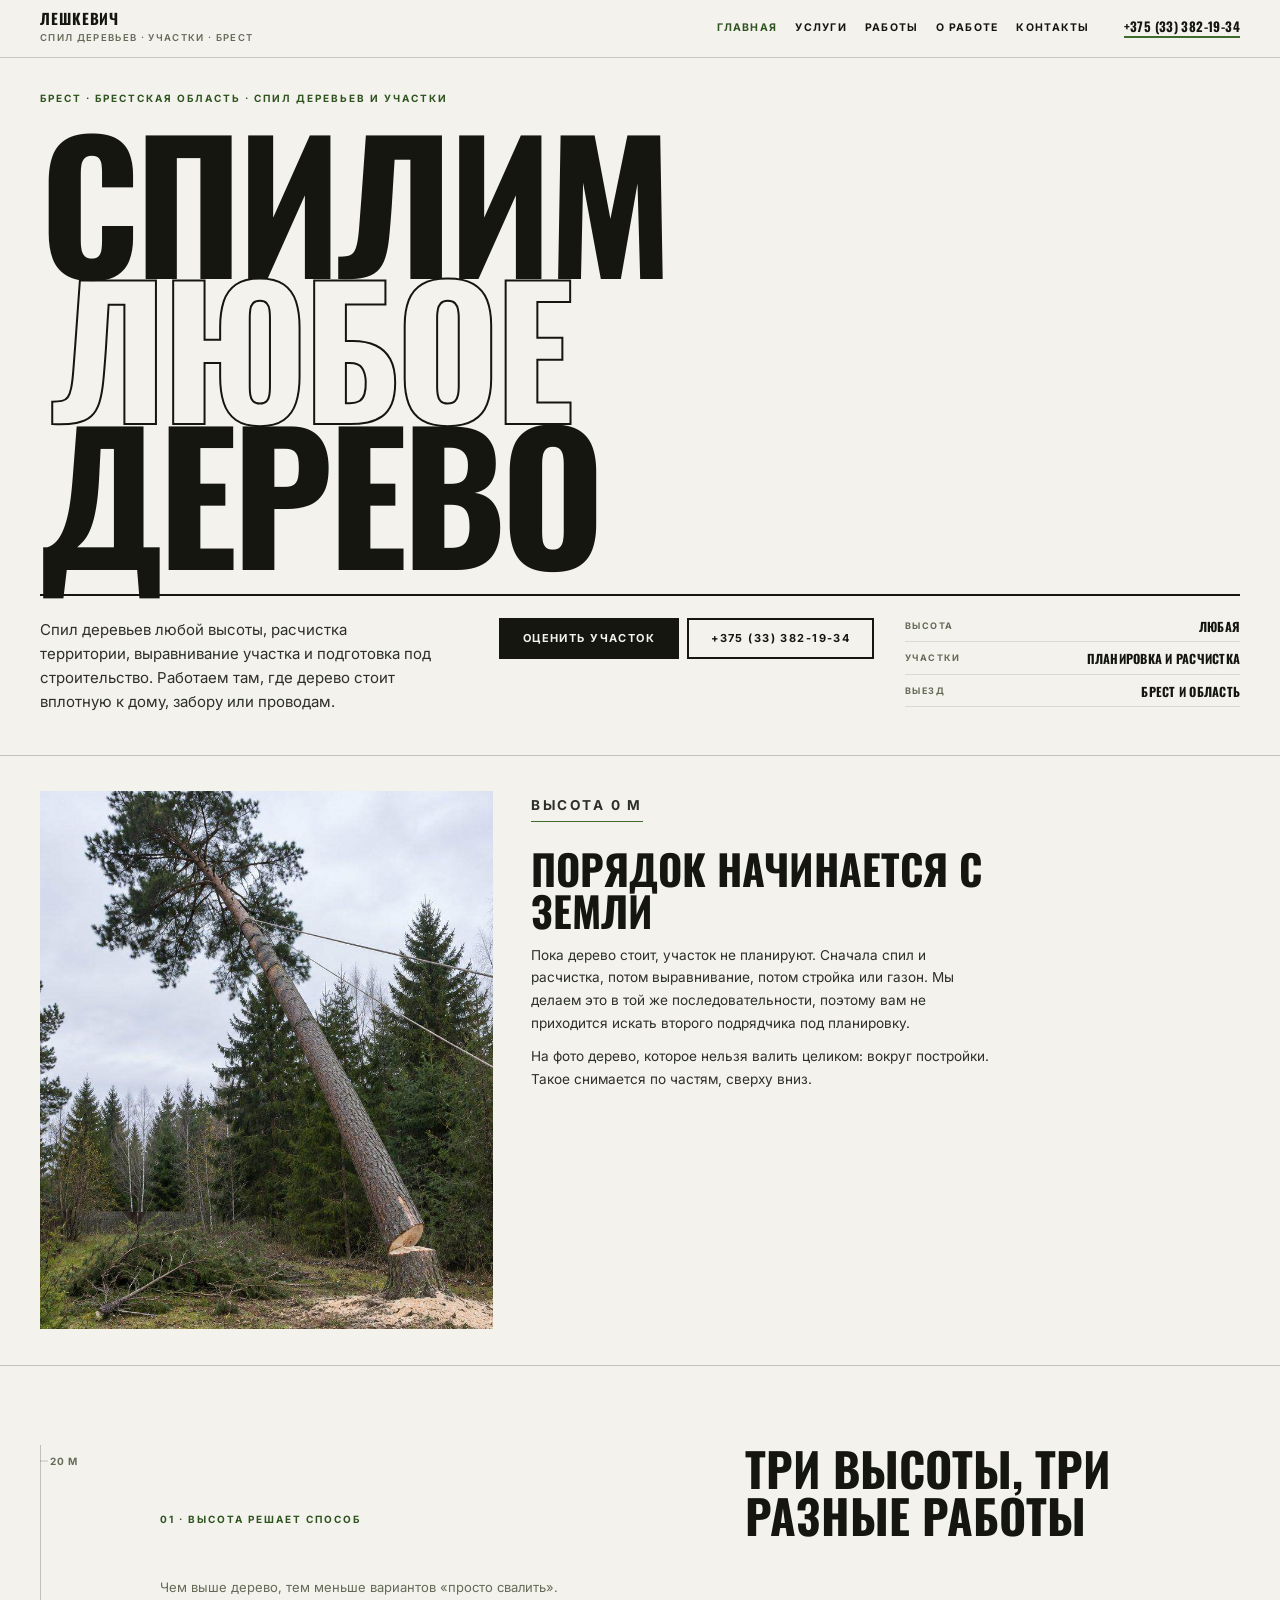
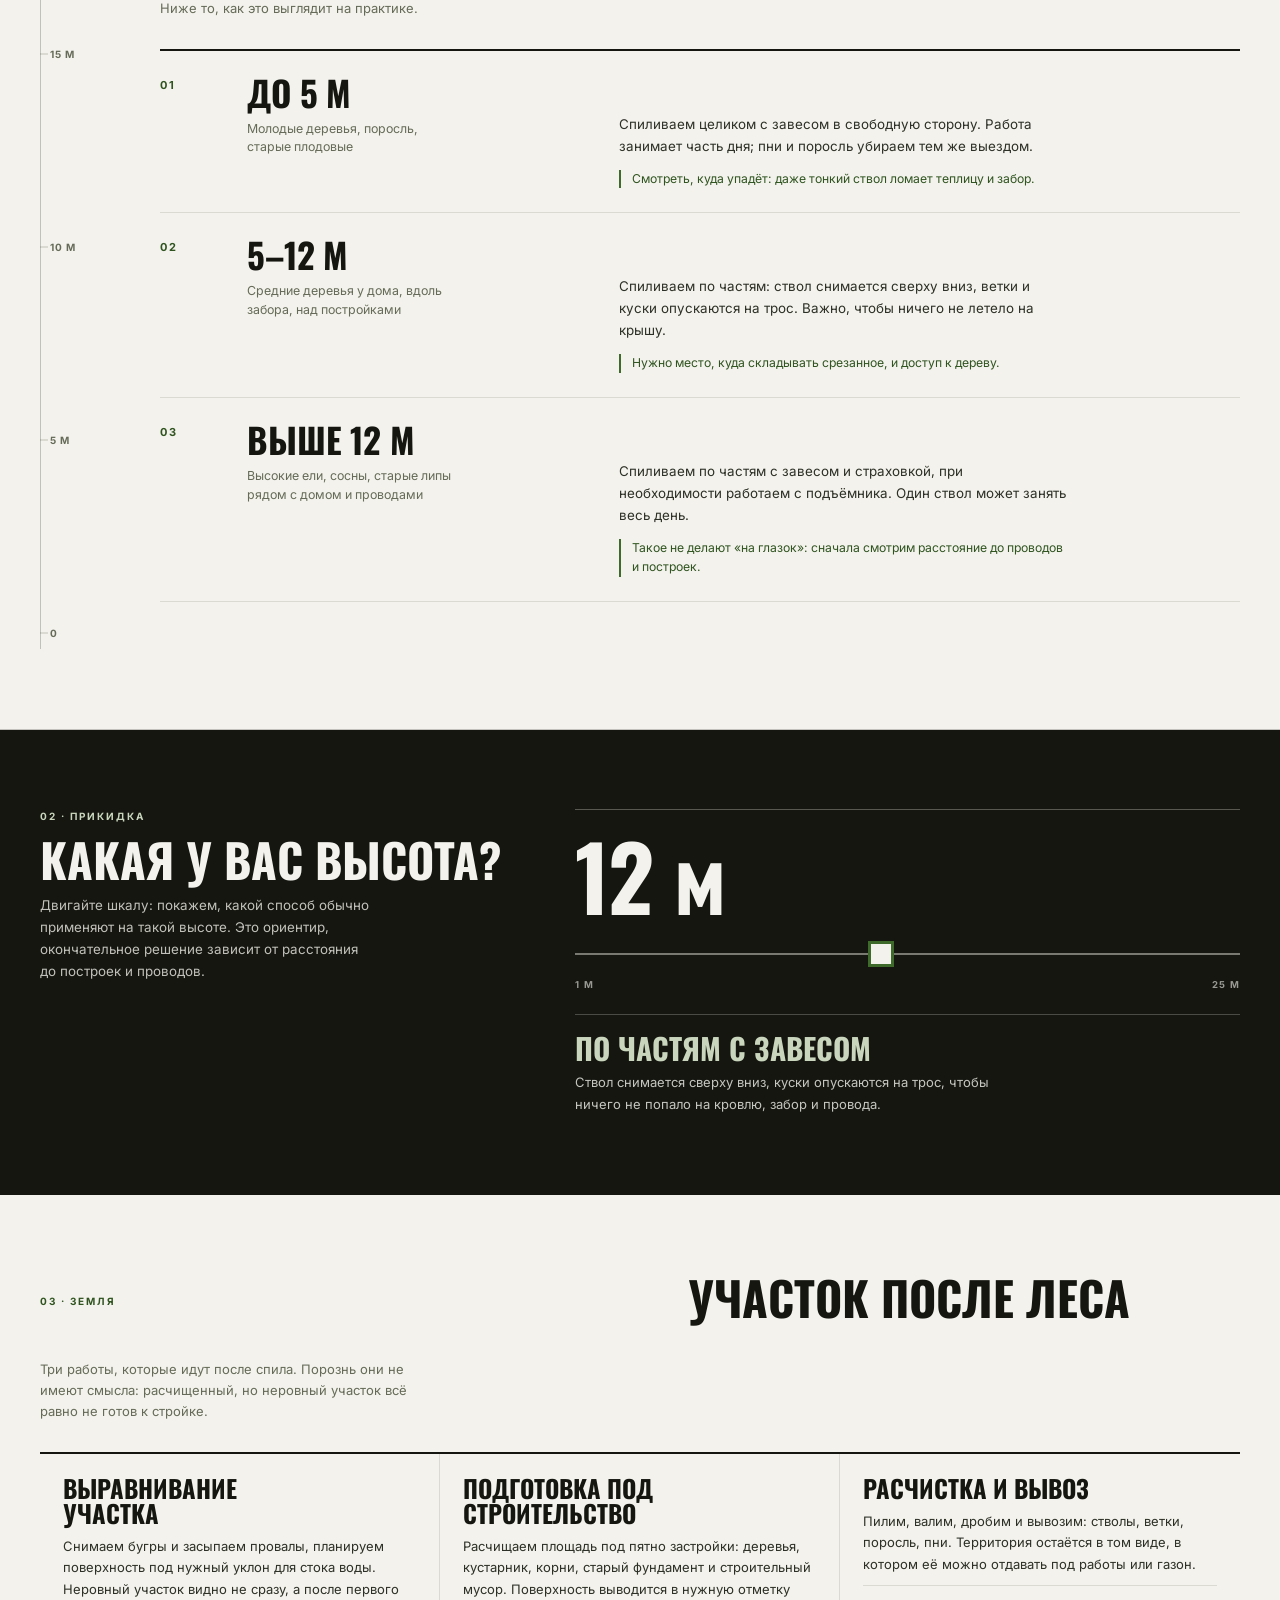
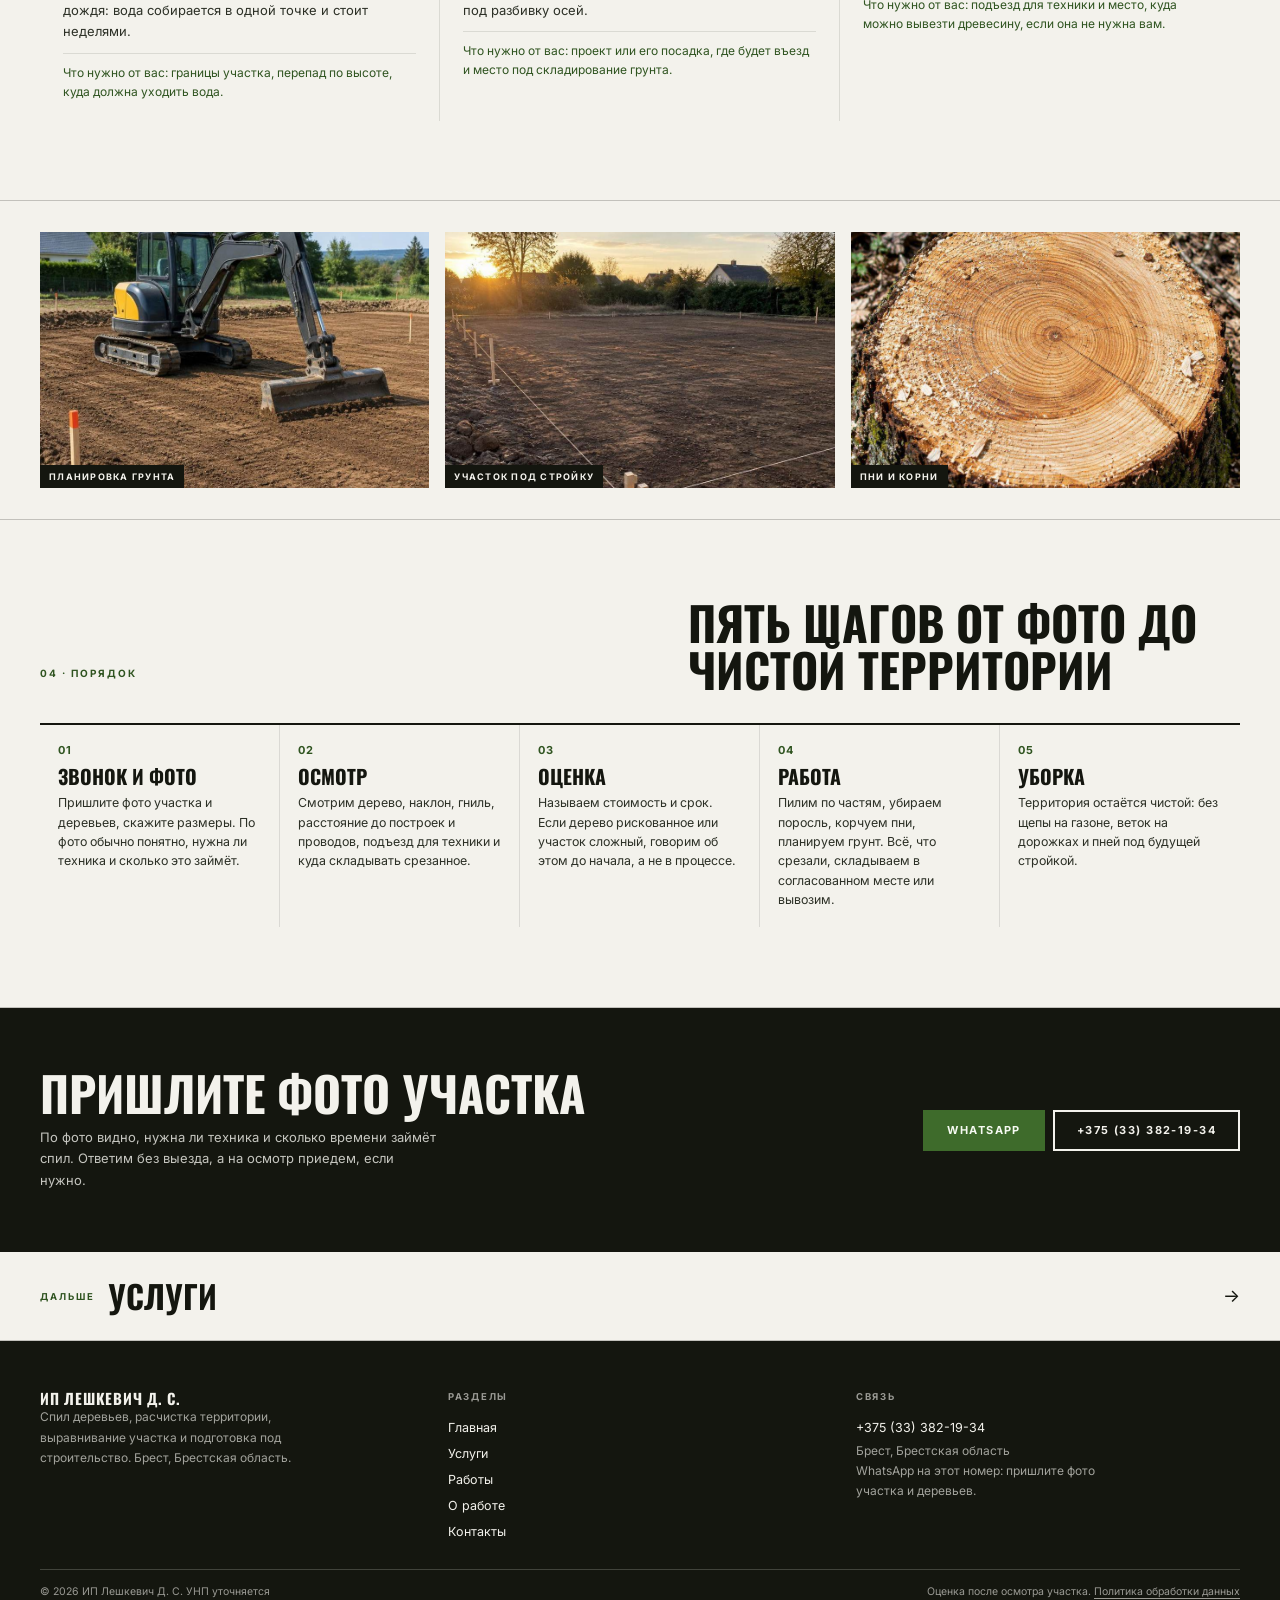
<file: index.html>
<!doctype html>
<html lang="ru">
<head>
<meta charset="utf-8">
<meta name="viewport" content="width=device-width, initial-scale=1">
<title>Спил деревьев и выравнивание участков в Бресте | ИП Лешкевич</title>
<meta name="description" content="Спил деревьев любой высоты, расчистка территории, корчёвка пней, выравнивание участка и подготовка под строительство. Брест, Брестская область.">
<link rel="canonical" href="https://romjjjke.github.io/leshkevich/index.html">
<meta property="og:type" content="website">
<meta property="og:title" content="Спил деревьев и выравнивание участков в Бресте | ИП Лешкевич">
<meta property="og:description" content="Спил деревьев любой высоты, расчистка территории, корчёвка пней, выравнивание участка и подготовка под строительство. Брест, Брестская область.">
<meta property="og:locale" content="ru_BY">
<meta property="og:url" content="https://romjjjke.github.io/leshkevich/index.html">
<meta name="theme-color" content="#F3F2EC">
<link rel="icon" href="favicon.svg" type="image/svg+xml">
<link rel="preconnect" href="https://fonts.googleapis.com">
<link rel="preconnect" href="https://fonts.gstatic.com" crossorigin>
<link href="https://fonts.googleapis.com/css2?family=Oswald:wght@400;500;700&family=Inter:wght@400;600;700&display=swap" rel="stylesheet">
<style>[hidden]{display:none!important}
*{box-sizing:border-box}
html{-webkit-text-size-adjust:100%;scroll-behavior:smooth;overflow-x:hidden}
body{margin:0;background:#F3F2EC;color:#14160F;font:400 16.5px/1.6 "Inter",Arial,sans-serif;-webkit-font-smoothing:antialiased;overflow-x:hidden}
img{display:block;max-width:100%;height:auto}
a{color:inherit;text-decoration:none}
h1,h2,h3,p,ul,ol,figure,dl,dd{margin:0}
ul,ol{padding:0;list-style:none}
button{font:inherit}
.head{position:sticky;top:0;z-index:60;background:#F3F2EC;border-bottom:1px solid rgba(20,22,15,.2)}
.head__row{display:flex;align-items:center;gap:16px;padding:11px clamp(14px,3.2vw,40px)}
.brand{font:700 15px/1 "Oswald",sans-serif;letter-spacing:.06em;text-transform:uppercase}
.brand small{display:block;font:600 9.5px/1.7 "Inter",sans-serif;letter-spacing:.14em;text-transform:uppercase;color:#656B58;margin-top:4px}
.nav{display:flex;gap:18px;margin-left:auto;font:700 10.5px/1 "Inter",sans-serif;letter-spacing:.12em;text-transform:uppercase}
.head__tel{margin-left:18px;font:700 13px/1 "Oswald",sans-serif;letter-spacing:.03em;border-bottom:2px solid #3E6B2B;padding-bottom:3px;white-space:nowrap}
.burger{display:none;width:44px;height:38px;margin-left:auto;border:1px solid #14160F;background:transparent;cursor:pointer;padding:9px}
.burger span{display:block;height:2px;background:#14160F;margin:4px 0}
.btn{display:inline-flex;align-items:center;justify-content:center;gap:8px;padding:13px 22px;border:2px solid #14160F;background:transparent;color:#14160F;font:700 11px/1 "Inter",sans-serif;letter-spacing:.13em;text-transform:uppercase;cursor:pointer;transition:.18s}
.btn--solid{background:#14160F;border-color:#14160F;color:#F3F2EC}
.wrap{padding-inline:clamp(14px,3.2vw,40px);max-width:1600px;margin:0 auto}
.drawer{position:fixed;inset:0;z-index:90;background:#14160F;color:#F3F2EC;overflow-y:auto;overscroll-behavior:contain}
.drawer__inner{padding:clamp(56px,9vw,82px) clamp(18px,5vw,52px) clamp(26px,5vw,44px);display:flex;flex-direction:column;gap:22px;min-height:100%}
.drawer__close{position:fixed;top:12px;right:12px;width:46px;height:46px;border:1px solid rgba(243,242,236,.45);background:transparent;color:#F3F2EC;font-size:25px;line-height:1;cursor:pointer}
.drawer__nav{display:flex;flex-direction:column}
.drawer__nav a{font:700 clamp(1.6rem,1rem + 2.6vw,2.4rem)/1.06 "Oswald",sans-serif;text-transform:uppercase;padding:12px 0;border-bottom:1px solid rgba(243,242,236,.2)}
.drawer__meta{font-size:12.5px;line-height:1.8;color:rgba(243,242,236,.78);display:flex;flex-direction:column;gap:5px}
body.is-locked{overflow:hidden}
.foot{background:#14160F;color:#F3F2EC;padding:clamp(26px,4vw,48px) clamp(14px,3.2vw,40px) 22px}
.foot__grid{display:grid;grid-template-columns:repeat(3,minmax(0,1fr));gap:24px;max-width:1600px;margin:0 auto}
.foot__name{font:700 15px/1.2 "Oswald",sans-serif;text-transform:uppercase;letter-spacing:.05em}
.foot__small{font-size:12px;line-height:1.7;color:rgba(243,242,236,.64);max-width:34ch}
.foot__h{font:700 9.5px/1.7 "Inter",sans-serif;letter-spacing:.18em;text-transform:uppercase;color:rgba(243,242,236,.6);margin-bottom:9px}
.foot__col a{display:block;font-size:12.5px;padding:3px 0}
.foot__bottom{display:flex;flex-wrap:wrap;gap:12px;justify-content:space-between;margin-top:24px;padding-top:13px;border-top:1px solid rgba(243,242,236,.2);font-size:10.5px;line-height:1.7;color:rgba(243,242,236,.6);max-width:1600px;margin-inline:auto}
@media (max-width:1180px){.nav{display:none}.burger{display:block}}
@media (max-width:1024px){.foot__grid{grid-template-columns:1fr 1fr}}
@media (max-width:640px){.head__tel{display:none}.foot__grid{grid-template-columns:1fr}}
</style>
<link rel="stylesheet" href="assets/css/style.v1.css">
<script type="application/ld+json">{"@context": "https://schema.org", "@type": "HomeAndConstructionBusiness", "name": "ИП Лешкевич Денис Сергеевич", "description": "Спил деревьев, расчистка территории, выравнивание участков и подготовка под строительство. Брест.", "telephone": "+375333821934", "address": {"@type": "PostalAddress", "addressLocality": "Брест", "addressRegion": "Брестская область", "addressCountry": "BY"}, "areaServed": {"@type": "AdministrativeArea", "name": "Брестская область"}, "url": "https://romjjjke.github.io/leshkevich/"}</script>
</head>
<body>
<header class="head">
  <div class="head__row">
    <a class="brand" href="index.html">Лешкевич<small>Спил деревьев · участки · Брест</small></a>
    <nav class="nav" aria-label="Разделы"><a href="index.html" aria-current="page">Главная</a><a href="uslugi.html">Услуги</a><a href="raboty.html">Работы</a><a href="o-predpriyatii.html">О работе</a><a href="kontakty.html">Контакты</a></nav>
    <a class="head__tel" href="tel:+375333821934">+375 (33) 382-19-34</a>
    <button class="burger" id="burger" type="button" aria-expanded="false" aria-controls="drawer" aria-label="Меню"><span></span><span></span><span></span></button>
  </div>
</header>

<section class="poster">
  <div class="wrap">
    <p class="poster__eyebrow">Брест · Брестская область · спил деревьев и участки</p>
    <h1 class="poster__h1"><span>Спилим</span><span class="poster__out">любое</span><span>дерево</span></h1>
    <div class="poster__row">
      <p class="poster__lead">Спил деревьев любой высоты, расчистка территории, выравнивание участка и подготовка под строительство. Работаем там, где дерево стоит вплотную к дому, забору или проводам.</p>
      <div class="poster__actions">
        <a class="btn btn--solid" href="kontakty.html">Оценить участок</a>
        <a class="btn" href="tel:+375333821934">+375 (33) 382-19-34</a>
      </div>
      <dl class="poster__facts">
        <div><dt>Высота</dt><dd>любая</dd></div>
        <div><dt>Участки</dt><dd>планировка и расчистка</dd></div>
        <div><dt>Выезд</dt><dd>Брест и область</dd></div>
      </dl>
    </div>
  </div>
</section>

<section class="band">
  <div class="wrap band__grid">
    <figure class="band__fig"><img src="assets/img/felling.jpg" alt="Спил высокого дерева на участке" width="760" height="974" fetchpriority="high"></figure>
    <div class="band__copy">
      <p class="band__label">Высота 0 м</p>
      <h2 class="band__h">Порядок начинается с земли</h2>
      <p>Пока дерево стоит, участок не планируют. Сначала спил и расчистка, потом выравнивание, потом стройка или газон. Мы делаем это в той же последовательности, поэтому вам не приходится искать второго подрядчика под планировку.</p>
      <p>На фото дерево, которое нельзя валить целиком: вокруг постройки. Такое снимается по частям, сверху вниз.</p>
    </div>
  </div>
</section>

<section class="scale">
  <div class="wrap scale__grid">
    <aside class="scale__ruler" aria-hidden="true">
      <div class="scale__ruler-in">
        <span class="tick" style="--p:2%"><b>20 м</b></span>
        <span class="tick" style="--p:26%"><b>15 м</b></span>
        <span class="tick" style="--p:50%"><b>10 м</b></span>
        <span class="tick" style="--p:74%"><b>5 м</b></span>
        <span class="tick" style="--p:98%"><b>0</b></span>
        <span class="scale__line"></span>
      </div>
    </aside>
    <div class="scale__body">
      <header class="sec-head">
        <p class="eyebrow">01 · Высота решает способ</p>
        <h2 class="h2">Три высоты, три разные работы</h2>
        <p class="sec-head__note">Чем выше дерево, тем меньше вариантов «просто свалить». Ниже то, как это выглядит на практике.</p>
      </header>
      <ol class="heights">
        <li class="height"><p class="height__n">01</p><h3 class="height__t">до 5 м</h3><p class="height__who">Молодые деревья, поросль, старые плодовые</p><p class="height__do">Спиливаем целиком с завесом в свободную сторону. Работа занимает часть дня; пни и поросль убираем тем же выездом.</p><p class="height__warn">Смотреть, куда упадёт: даже тонкий ствол ломает теплицу и забор.</p></li><li class="height"><p class="height__n">02</p><h3 class="height__t">5–12 м</h3><p class="height__who">Средние деревья у дома, вдоль забора, над постройками</p><p class="height__do">Спиливаем по частям: ствол снимается сверху вниз, ветки и куски опускаются на трос. Важно, чтобы ничего не летело на крышу.</p><p class="height__warn">Нужно место, куда складывать срезанное, и доступ к дереву.</p></li><li class="height"><p class="height__n">03</p><h3 class="height__t">выше 12 м</h3><p class="height__who">Высокие ели, сосны, старые липы рядом с домом и проводами</p><p class="height__do">Спиливаем по частям с завесом и страховкой, при необходимости работаем с подъёмника. Один ствол может занять весь день.</p><p class="height__warn">Такое не делают «на глазок»: сначала смотрим расстояние до проводов и построек.</p></li>
      </ol>
    </div>
  </div>
</section>

<section class="gauge-sec">
  <div class="wrap gauge__grid">
    <div>
      <p class="eyebrow">02 · Прикидка</p>
      <h2 class="h2">Какая у вас высота?</h2>
      <p class="gauge__lead">Двигайте шкалу: покажем, какой способ обычно применяют на такой высоте. Это ориентир, окончательное решение зависит от расстояния до построек и проводов.</p>
    </div>
    <div class="gauge">
      <output class="gauge__out" id="gauge-out" for="gauge">12 м</output>
      <input class="gauge__input" id="gauge" type="range" min="1" max="25" step="1" value="12" aria-label="Высота дерева в метрах">
      <div class="gauge__ends"><span>1 м</span><span>25 м</span></div>
      <div class="gauge__result">
        <p class="gauge__way" id="gauge-way">По частям с завесом</p>
        <p class="gauge__note" id="gauge-note">Ствол снимается сверху вниз, куски опускаются на трос, чтобы ничего не попало на кровлю и забор.</p>
      </div>
    </div>
  </div>
</section>

<section class="ground">
  <div class="wrap">
    <header class="sec-head">
      <p class="eyebrow">03 · Земля</p>
      <h2 class="h2">Участок после леса</h2>
      <p class="sec-head__note">Три работы, которые идут после спила. Порознь они не имеют смысла: расчищенный, но неровный участок всё равно не готов к стройке.</p>
    </header>
    <div class="ground__grid">
      <article class="ground__col"><h3 class="ground__t">Выравнивание участка</h3><p class="ground__d">Снимаем бугры и засыпаем провалы, планируем поверхность под нужный уклон для стока воды. Неровный участок видно не сразу, а после первого дождя: вода собирается в одной точке и стоит неделями.</p><p class="ground__need">Что нужно от вас: границы участка, перепад по высоте, куда должна уходить вода.</p></article><article class="ground__col"><h3 class="ground__t">Подготовка под строительство</h3><p class="ground__d">Расчищаем площадь под пятно застройки: деревья, кустарник, корни, старый фундамент и строительный мусор. Поверхность выводится в нужную отметку под разбивку осей.</p><p class="ground__need">Что нужно от вас: проект или его посадка, где будет въезд и место под складирование грунта.</p></article><article class="ground__col"><h3 class="ground__t">Расчистка и вывоз</h3><p class="ground__d">Пилим, валим, дробим и вывозим: стволы, ветки, поросль, пни. Территория остаётся в том виде, в котором её можно отдавать под работы или газон.</p><p class="ground__need">Что нужно от вас: подъезд для техники и место, куда можно вывезти древесину, если она не нужна вам.</p></article>
    </div>
  </div>
</section>

<section class="photos">
  <div class="wrap photos__grid">
    <figure><img src="assets/img/leveling.jpg" alt="Выравнивание участка" width="1100" height="758" loading="lazy"><figcaption>Планировка грунта</figcaption></figure>
    <figure><img src="assets/img/plot.jpg" alt="Расчищенный участок под строительство" width="1000" height="740" loading="lazy"><figcaption>Участок под стройку</figcaption></figure>
    <figure><img src="assets/img/stump.jpg" alt="Спил пня" width="900" height="692" loading="lazy"><figcaption>Пни и корни</figcaption></figure>
  </div>
</section>

<section class="steps">
  <div class="wrap">
    <header class="sec-head">
      <p class="eyebrow">04 · Порядок</p>
      <h2 class="h2">Пять шагов от фото до чистой территории</h2>
    </header>
    <ol class="steps__row">
      <li><span class="steps__n">01</span><b>Звонок и фото</b><p>Пришлите фото участка и деревьев, скажите размеры. По фото обычно понятно, нужна ли техника и сколько это займёт.</p></li><li><span class="steps__n">02</span><b>Осмотр</b><p>Смотрим дерево, наклон, гниль, расстояние до построек и проводов, подъезд для техники и куда складывать срезанное.</p></li><li><span class="steps__n">03</span><b>Оценка</b><p>Называем стоимость и срок. Если дерево рискованное или участок сложный, говорим об этом до начала, а не в процессе.</p></li><li><span class="steps__n">04</span><b>Работа</b><p>Пилим по частям, убираем поросль, корчуем пни, планируем грунт. Всё, что срезали, складываем в согласованном месте или вывозим.</p></li><li><span class="steps__n">05</span><b>Уборка</b><p>Территория остаётся чистой: без щепы на газоне, веток на дорожках и пней под будущей стройкой.</p></li>
    </ol>
  </div>
</section>

<section class="cta">
  <div class="wrap cta__in">
    <div>
      <h2 class="cta__h">Пришлите фото участка</h2>
      <p class="cta__text">По фото видно, нужна ли техника и сколько времени займёт спил. Ответим без выезда, а на осмотр приедем, если нужно.</p>
    </div>
    <div class="cta__actions">
      <a class="btn btn--solid" href="https://wa.me/375333821934" target="_blank" rel="noopener">WhatsApp</a>
      <a class="btn" href="tel:+375333821934">+375 (33) 382-19-34</a>
    </div>
  </div>
</section>
  <section class="next">
    <a class="next__link" href="uslugi.html">
      <span class="next__label">Дальше</span>
      <span class="next__title">Услуги</span>
      <span class="next__arrow" aria-hidden="true">→</span>
    </a>
  </section>
</main>
<footer class="foot">
  <div class="foot__grid">
    <div class="foot__col">
      <p class="foot__name">ИП Лешкевич Д. С.</p>
      <p class="foot__small">Спил деревьев, расчистка территории, выравнивание участка и подготовка под строительство. Брест, Брестская область.</p>
    </div>
    <div class="foot__col">
      <p class="foot__h">Разделы</p>
      <a href="index.html">Главная</a><a href="uslugi.html">Услуги</a><a href="raboty.html">Работы</a><a href="o-predpriyatii.html">О работе</a><a href="kontakty.html">Контакты</a>
    </div>
    <div class="foot__col">
      <p class="foot__h">Связь</p>
      <a href="tel:+375333821934">+375 (33) 382-19-34</a>
      <p class="foot__small">Брест, Брестская область</p>
      <p class="foot__small">WhatsApp на этот номер: пришлите фото участка и деревьев.</p>
    </div>
  </div>
  <div class="foot__bottom">
    <p>© <span id="year">2026</span> ИП Лешкевич Д. С. УНП уточняется</p>
    <p>Оценка после осмотра участка. <a href="politika.html">Политика обработки данных</a></p>
  </div>
</footer>
<div class="drawer" id="drawer" hidden>
  <div class="drawer__inner">
    <button class="drawer__close" type="button" id="drawer-close" aria-label="Закрыть меню">×</button>
    <nav class="drawer__nav" aria-label="Мобильная навигация"><a href="index.html" aria-current="page">Главная</a><a href="uslugi.html">Услуги</a><a href="raboty.html">Работы</a><a href="o-predpriyatii.html">О работе</a><a href="kontakty.html">Контакты</a></nav>
    <div class="drawer__meta">
      <a href="tel:+375333821934">+375 (33) 382-19-34</a>
      <p>Брест, Брестская область</p>
      <p>Спил деревьев, расчистка, выравнивание и подготовка участка под строительство.</p>
    </div>
  </div>
</div>
<script src="assets/js/main.v1.js" defer></script>
</body>
</html>
</file>
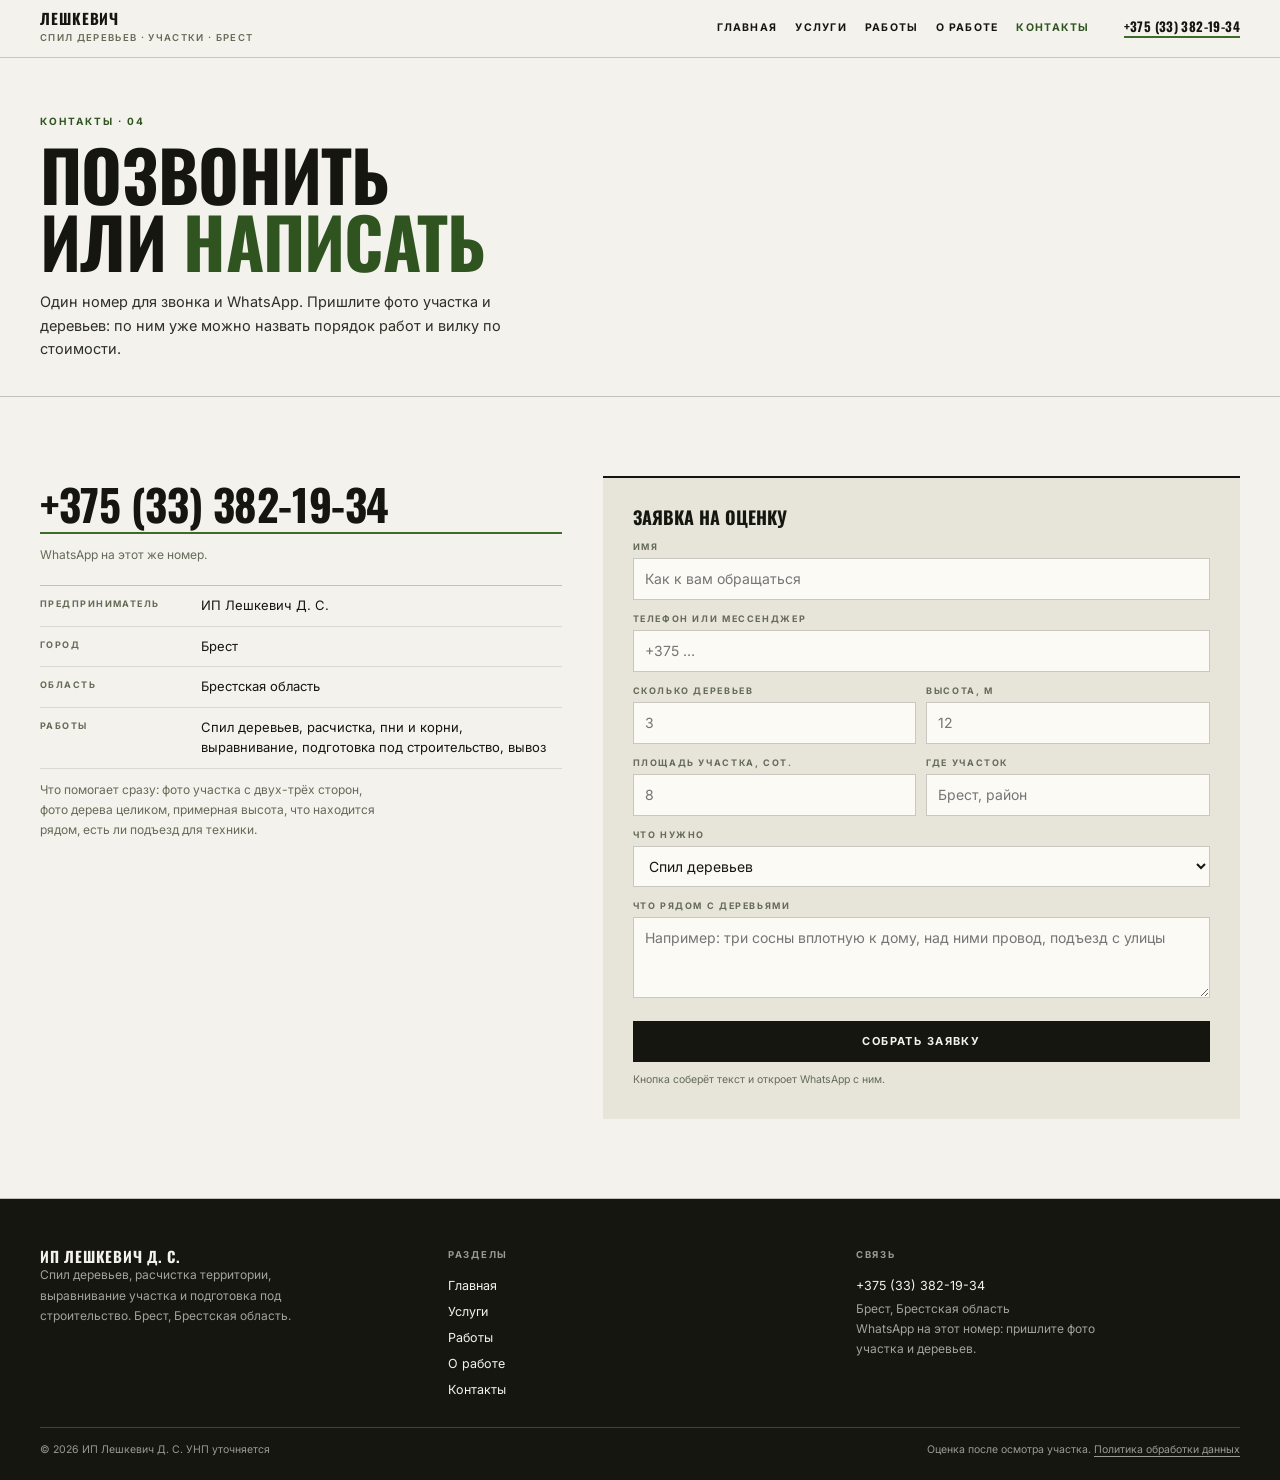
<file: kontakty.html>
<!doctype html>
<html lang="ru">
<head>
<meta charset="utf-8">
<meta name="viewport" content="width=device-width, initial-scale=1">
<title>Контакты: +375 (33) 382-19-34 | ИП Лешкевич, Брест</title>
<meta name="description" content="Телефон и WhatsApp +375 (33) 382-19-34. Брест, Брестская область. Заявка на оценку участка.">
<link rel="canonical" href="https://romjjjke.github.io/leshkevich/kontakty.html">
<meta property="og:type" content="website">
<meta property="og:title" content="Контакты: +375 (33) 382-19-34 | ИП Лешкевич, Брест">
<meta property="og:description" content="Телефон и WhatsApp +375 (33) 382-19-34. Брест, Брестская область. Заявка на оценку участка.">
<meta property="og:locale" content="ru_BY">
<meta property="og:url" content="https://romjjjke.github.io/leshkevich/kontakty.html">
<meta name="theme-color" content="#F3F2EC">
<link rel="icon" href="favicon.svg" type="image/svg+xml">
<link rel="preconnect" href="https://fonts.googleapis.com">
<link rel="preconnect" href="https://fonts.gstatic.com" crossorigin>
<link href="https://fonts.googleapis.com/css2?family=Oswald:wght@400;500;700&family=Inter:wght@400;600;700&display=swap" rel="stylesheet">
<style>[hidden]{display:none!important}
*{box-sizing:border-box}
html{-webkit-text-size-adjust:100%;scroll-behavior:smooth;overflow-x:hidden}
body{margin:0;background:#F3F2EC;color:#14160F;font:400 16.5px/1.6 "Inter",Arial,sans-serif;-webkit-font-smoothing:antialiased;overflow-x:hidden}
img{display:block;max-width:100%;height:auto}
a{color:inherit;text-decoration:none}
h1,h2,h3,p,ul,ol,figure,dl,dd{margin:0}
ul,ol{padding:0;list-style:none}
button{font:inherit}
.head{position:sticky;top:0;z-index:60;background:#F3F2EC;border-bottom:1px solid rgba(20,22,15,.2)}
.head__row{display:flex;align-items:center;gap:16px;padding:11px clamp(14px,3.2vw,40px)}
.brand{font:700 15px/1 "Oswald",sans-serif;letter-spacing:.06em;text-transform:uppercase}
.brand small{display:block;font:600 9.5px/1.7 "Inter",sans-serif;letter-spacing:.14em;text-transform:uppercase;color:#656B58;margin-top:4px}
.nav{display:flex;gap:18px;margin-left:auto;font:700 10.5px/1 "Inter",sans-serif;letter-spacing:.12em;text-transform:uppercase}
.head__tel{margin-left:18px;font:700 13px/1 "Oswald",sans-serif;letter-spacing:.03em;border-bottom:2px solid #3E6B2B;padding-bottom:3px;white-space:nowrap}
.burger{display:none;width:44px;height:38px;margin-left:auto;border:1px solid #14160F;background:transparent;cursor:pointer;padding:9px}
.burger span{display:block;height:2px;background:#14160F;margin:4px 0}
.btn{display:inline-flex;align-items:center;justify-content:center;gap:8px;padding:13px 22px;border:2px solid #14160F;background:transparent;color:#14160F;font:700 11px/1 "Inter",sans-serif;letter-spacing:.13em;text-transform:uppercase;cursor:pointer;transition:.18s}
.btn--solid{background:#14160F;border-color:#14160F;color:#F3F2EC}
.wrap{padding-inline:clamp(14px,3.2vw,40px);max-width:1600px;margin:0 auto}
.drawer{position:fixed;inset:0;z-index:90;background:#14160F;color:#F3F2EC;overflow-y:auto;overscroll-behavior:contain}
.drawer__inner{padding:clamp(56px,9vw,82px) clamp(18px,5vw,52px) clamp(26px,5vw,44px);display:flex;flex-direction:column;gap:22px;min-height:100%}
.drawer__close{position:fixed;top:12px;right:12px;width:46px;height:46px;border:1px solid rgba(243,242,236,.45);background:transparent;color:#F3F2EC;font-size:25px;line-height:1;cursor:pointer}
.drawer__nav{display:flex;flex-direction:column}
.drawer__nav a{font:700 clamp(1.6rem,1rem + 2.6vw,2.4rem)/1.06 "Oswald",sans-serif;text-transform:uppercase;padding:12px 0;border-bottom:1px solid rgba(243,242,236,.2)}
.drawer__meta{font-size:12.5px;line-height:1.8;color:rgba(243,242,236,.78);display:flex;flex-direction:column;gap:5px}
body.is-locked{overflow:hidden}
.foot{background:#14160F;color:#F3F2EC;padding:clamp(26px,4vw,48px) clamp(14px,3.2vw,40px) 22px}
.foot__grid{display:grid;grid-template-columns:repeat(3,minmax(0,1fr));gap:24px;max-width:1600px;margin:0 auto}
.foot__name{font:700 15px/1.2 "Oswald",sans-serif;text-transform:uppercase;letter-spacing:.05em}
.foot__small{font-size:12px;line-height:1.7;color:rgba(243,242,236,.64);max-width:34ch}
.foot__h{font:700 9.5px/1.7 "Inter",sans-serif;letter-spacing:.18em;text-transform:uppercase;color:rgba(243,242,236,.6);margin-bottom:9px}
.foot__col a{display:block;font-size:12.5px;padding:3px 0}
.foot__bottom{display:flex;flex-wrap:wrap;gap:12px;justify-content:space-between;margin-top:24px;padding-top:13px;border-top:1px solid rgba(243,242,236,.2);font-size:10.5px;line-height:1.7;color:rgba(243,242,236,.6);max-width:1600px;margin-inline:auto}
@media (max-width:1180px){.nav{display:none}.burger{display:block}}
@media (max-width:1024px){.foot__grid{grid-template-columns:1fr 1fr}}
@media (max-width:640px){.head__tel{display:none}.foot__grid{grid-template-columns:1fr}}
</style>
<link rel="stylesheet" href="assets/css/style.v1.css">
<script type="application/ld+json">{"@context": "https://schema.org", "@type": "HomeAndConstructionBusiness", "name": "ИП Лешкевич Денис Сергеевич", "description": "Спил деревьев, расчистка территории, выравнивание участков и подготовка под строительство. Брест.", "telephone": "+375333821934", "address": {"@type": "PostalAddress", "addressLocality": "Брест", "addressRegion": "Брестская область", "addressCountry": "BY"}, "areaServed": {"@type": "AdministrativeArea", "name": "Брестская область"}, "url": "https://romjjjke.github.io/leshkevich/"}</script>
</head>
<body>
<header class="head">
  <div class="head__row">
    <a class="brand" href="index.html">Лешкевич<small>Спил деревьев · участки · Брест</small></a>
    <nav class="nav" aria-label="Разделы"><a href="index.html">Главная</a><a href="uslugi.html">Услуги</a><a href="raboty.html">Работы</a><a href="o-predpriyatii.html">О работе</a><a href="kontakty.html" aria-current="page">Контакты</a></nav>
    <a class="head__tel" href="tel:+375333821934">+375 (33) 382-19-34</a>
    <button class="burger" id="burger" type="button" aria-expanded="false" aria-controls="drawer" aria-label="Меню"><span></span><span></span><span></span></button>
  </div>
</header>

<section class="phead">
  <div class="wrap">
    <p class="eyebrow">Контакты · 04</p>
    <h1 class="h1">Позвонить<br>или <em>написать</em></h1>
    <p class="phead__lead">Один номер для звонка и WhatsApp. Пришлите фото участка и деревьев: по ним уже можно назвать порядок работ и вилку по стоимости.</p>
  </div>
</section>

<section class="contact">
  <div class="wrap contact__grid">
    <div class="contact__side">
      <a class="contact__tel" href="tel:+375333821934">+375 (33) 382-19-34</a>
      <p class="contact__note">WhatsApp на этот же номер.</p>
      <dl class="defs">
        <div><dt>Предприниматель</dt><dd>ИП Лешкевич Д. С.</dd></div>
        <div><dt>Город</dt><dd>Брест</dd></div>
        <div><dt>Область</dt><dd>Брестская область</dd></div>
        <div><dt>Работы</dt><dd>Спил деревьев, расчистка, пни и корни, выравнивание, подготовка под строительство, вывоз</dd></div>
      </dl>
      <p class="contact__note">Что помогает сразу: фото участка с двух-трёх сторон, фото дерева целиком, примерная высота, что находится рядом, есть ли подъезд для техники.</p>
    </div>
    <form class="form" id="lead-form" novalidate>
      <p class="form__title">Заявка на оценку</p>
      <label for="f-name">Имя</label>
      <input id="f-name" name="name" required autocomplete="name" placeholder="Как к вам обращаться">
      <label for="f-contact">Телефон или мессенджер</label>
      <input id="f-contact" name="contact" required placeholder="+375 …">
      <div class="form__row">
        <div><label for="f-trees">Сколько деревьев</label><input id="f-trees" name="trees" type="number" min="0" placeholder="3"></div>
        <div><label for="f-height">Высота, м</label><input id="f-height" name="height" type="number" min="0" max="40" placeholder="12"></div>
      </div>
      <div class="form__row">
        <div><label for="f-area">Площадь участка, сот.</label><input id="f-area" name="area" type="number" min="0" placeholder="8"></div>
        <div><label for="f-place">Где участок</label><input id="f-place" name="place" placeholder="Брест, район"></div>
      </div>
      <label for="f-what">Что нужно</label>
      <select id="f-what" name="what">
        <option>Спил деревьев</option>
        <option>Расчистка заросшего участка</option>
        <option>Корчёвка пней</option>
        <option>Выравнивание участка</option>
        <option>Подготовка под строительство</option>
        <option>Вывоз и уборка</option>
        <option>Пока не знаю, нужен совет</option>
      </select>
      <label for="f-note">Что рядом с деревьями</label>
      <textarea id="f-note" name="note" rows="3" placeholder="Например: три сосны вплотную к дому, над ними провод, подъезд с улицы"></textarea>
      <button class="btn btn--solid form__btn" type="submit">Собрать заявку</button>
      <p class="form__note">Кнопка соберёт текст и откроет WhatsApp с ним.</p>
      <div class="form__ok" id="form-ok" hidden>
        <p class="form__ok-title">Заявка готова</p>
        <pre id="order-text"></pre>
        <div class="form__ok-actions">
          <a class="btn btn--solid" id="order-send" href="https://wa.me/375333821934" target="_blank" rel="noopener">Открыть WhatsApp</a>
          <button class="btn" type="button" id="order-copy">Скопировать</button>
        </div>
      </div>
    </form>
  </div>
</section>
</main>
<footer class="foot">
  <div class="foot__grid">
    <div class="foot__col">
      <p class="foot__name">ИП Лешкевич Д. С.</p>
      <p class="foot__small">Спил деревьев, расчистка территории, выравнивание участка и подготовка под строительство. Брест, Брестская область.</p>
    </div>
    <div class="foot__col">
      <p class="foot__h">Разделы</p>
      <a href="index.html">Главная</a><a href="uslugi.html">Услуги</a><a href="raboty.html">Работы</a><a href="o-predpriyatii.html">О работе</a><a href="kontakty.html">Контакты</a>
    </div>
    <div class="foot__col">
      <p class="foot__h">Связь</p>
      <a href="tel:+375333821934">+375 (33) 382-19-34</a>
      <p class="foot__small">Брест, Брестская область</p>
      <p class="foot__small">WhatsApp на этот номер: пришлите фото участка и деревьев.</p>
    </div>
  </div>
  <div class="foot__bottom">
    <p>© <span id="year">2026</span> ИП Лешкевич Д. С. УНП уточняется</p>
    <p>Оценка после осмотра участка. <a href="politika.html">Политика обработки данных</a></p>
  </div>
</footer>
<div class="drawer" id="drawer" hidden>
  <div class="drawer__inner">
    <button class="drawer__close" type="button" id="drawer-close" aria-label="Закрыть меню">×</button>
    <nav class="drawer__nav" aria-label="Мобильная навигация"><a href="index.html">Главная</a><a href="uslugi.html">Услуги</a><a href="raboty.html">Работы</a><a href="o-predpriyatii.html">О работе</a><a href="kontakty.html" aria-current="page">Контакты</a></nav>
    <div class="drawer__meta">
      <a href="tel:+375333821934">+375 (33) 382-19-34</a>
      <p>Брест, Брестская область</p>
      <p>Спил деревьев, расчистка, выравнивание и подготовка участка под строительство.</p>
    </div>
  </div>
</div>
<script src="assets/js/main.v1.js" defer></script>
</body>
</html>
</file>
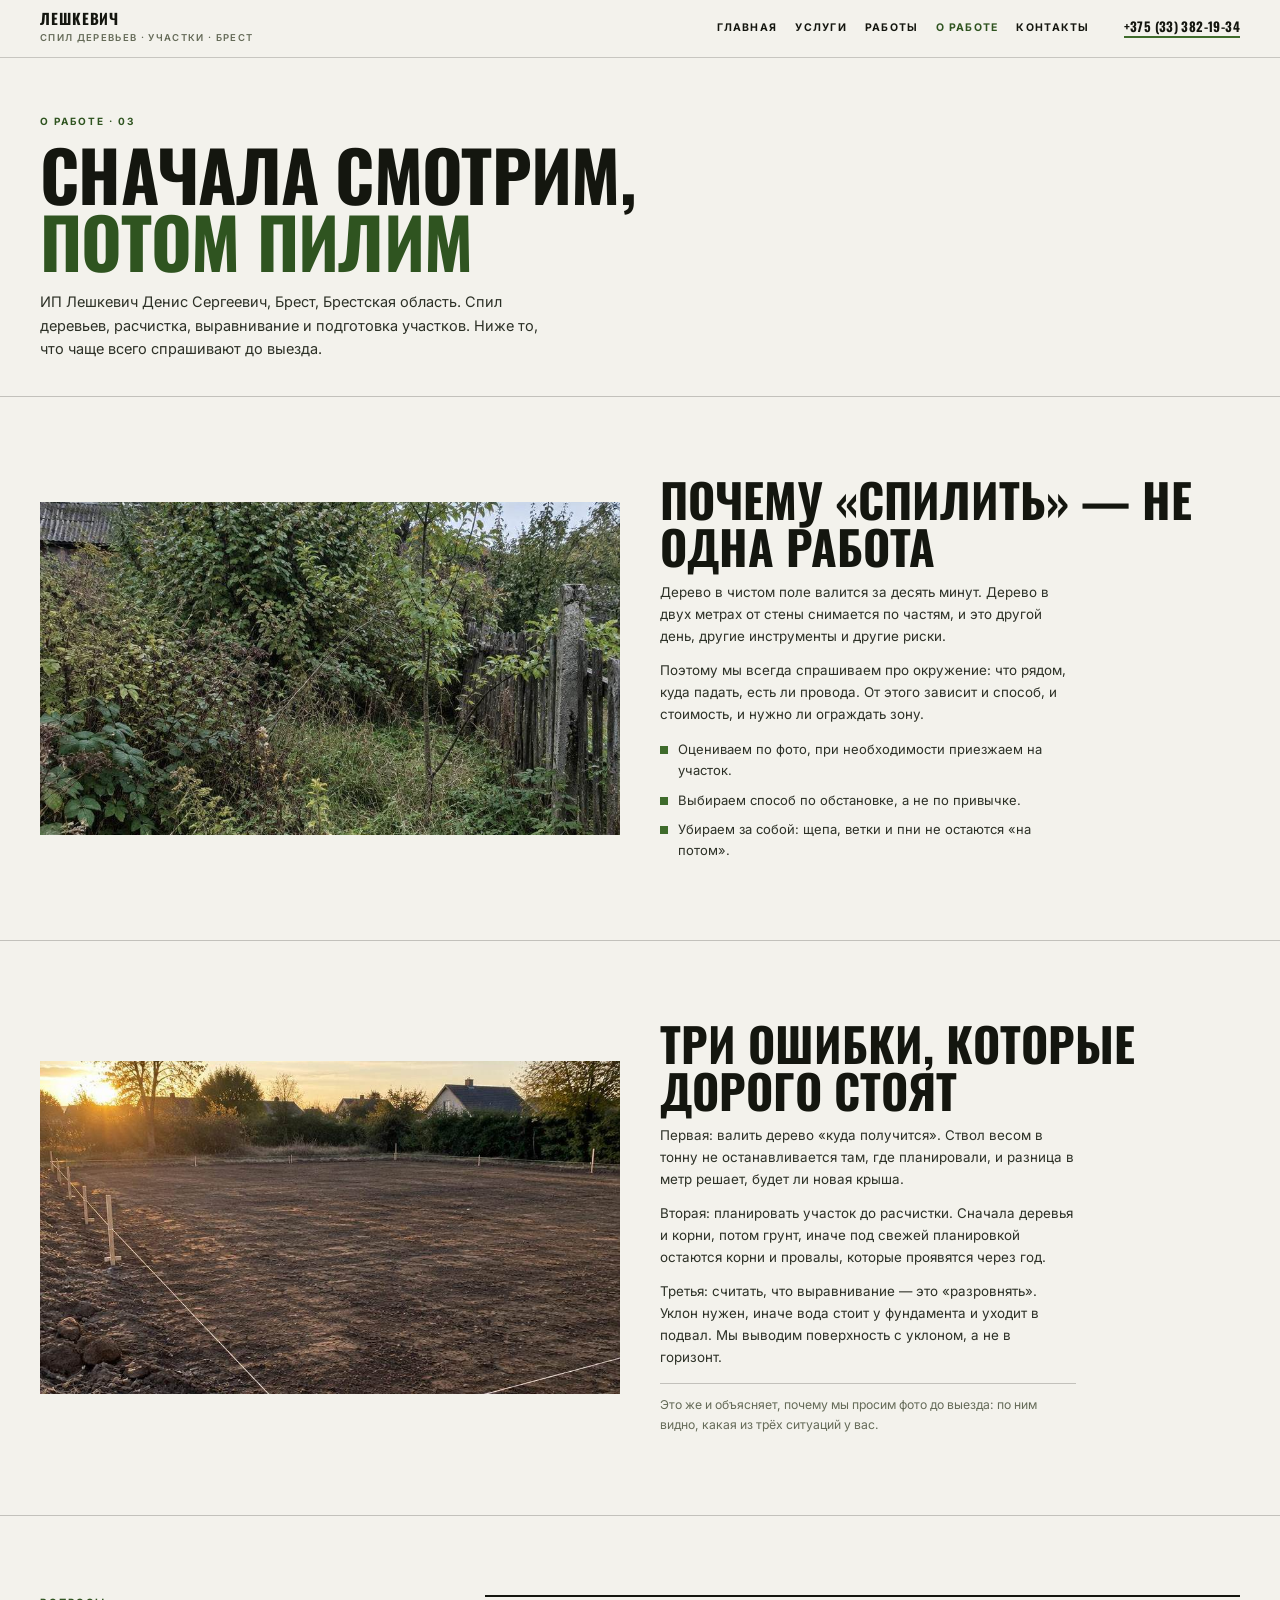
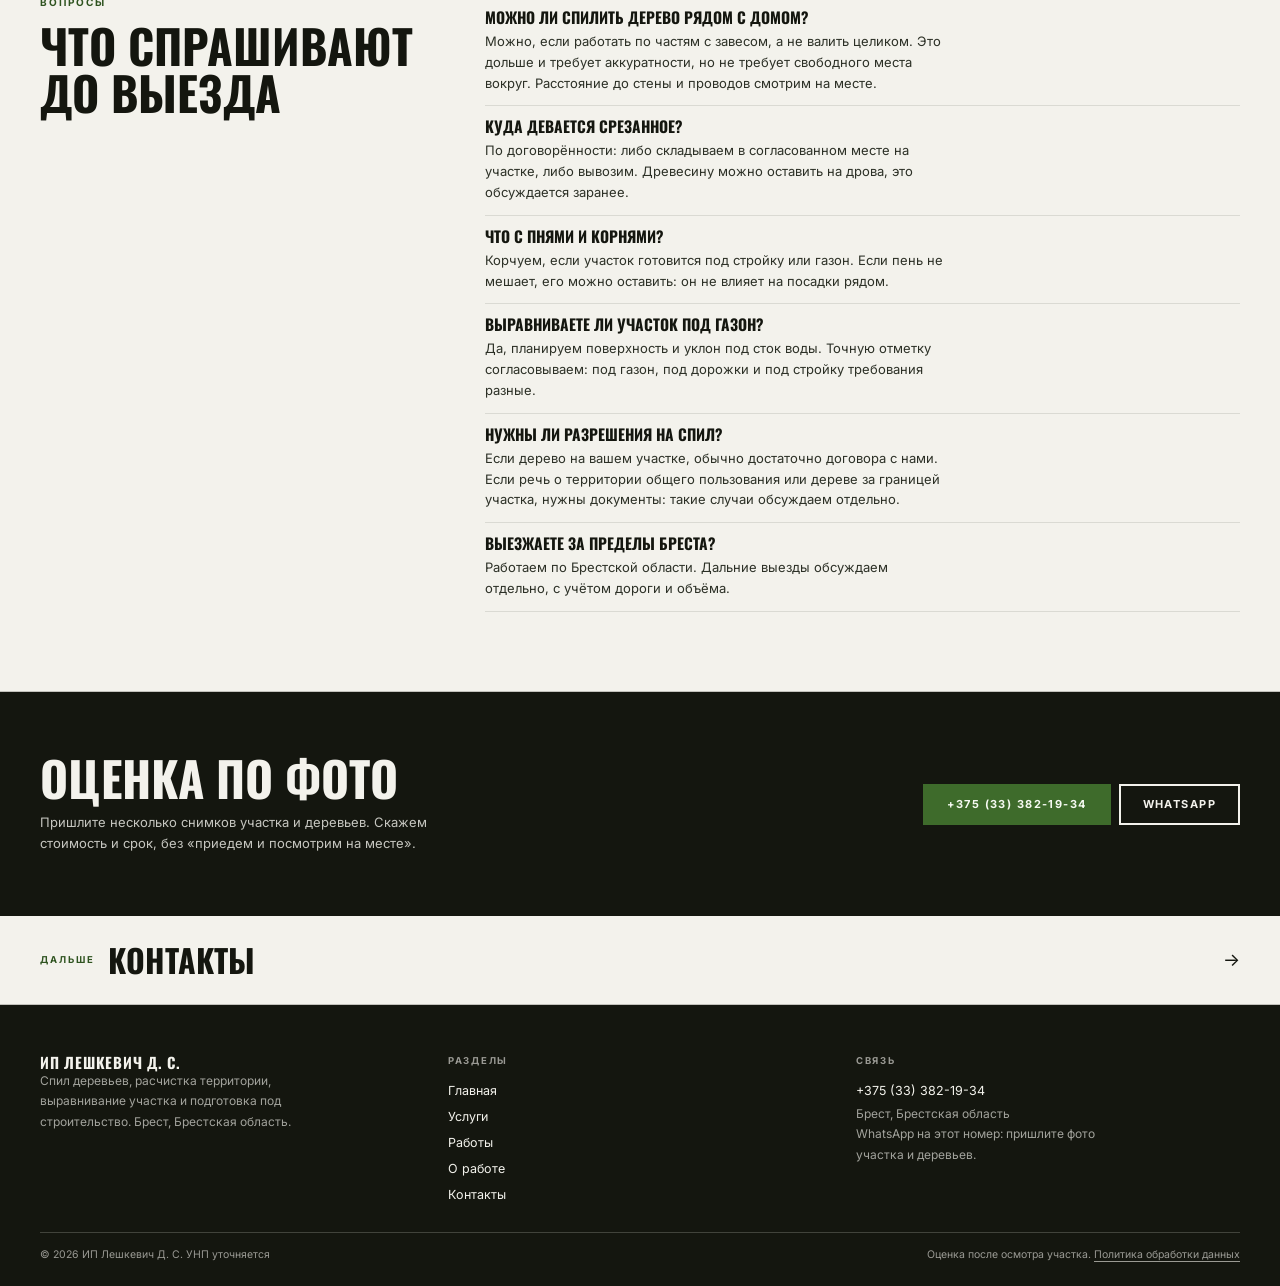
<file: o-predpriyatii.html>
<!doctype html>
<html lang="ru">
<head>
<meta charset="utf-8">
<meta name="viewport" content="width=device-width, initial-scale=1">
<title>О работе: спил, участки, частые вопросы | ИП Лешкевич</title>
<meta name="description" content="ИП Лешкевич Д. С., Брест. Почему спил — не одна работа, три ошибки на участке, ответы на частые вопросы.">
<link rel="canonical" href="https://romjjjke.github.io/leshkevich/o-predpriyatii.html">
<meta property="og:type" content="website">
<meta property="og:title" content="О работе: спил, участки, частые вопросы | ИП Лешкевич">
<meta property="og:description" content="ИП Лешкевич Д. С., Брест. Почему спил — не одна работа, три ошибки на участке, ответы на частые вопросы.">
<meta property="og:locale" content="ru_BY">
<meta property="og:url" content="https://romjjjke.github.io/leshkevich/o-predpriyatii.html">
<meta name="theme-color" content="#F3F2EC">
<link rel="icon" href="favicon.svg" type="image/svg+xml">
<link rel="preconnect" href="https://fonts.googleapis.com">
<link rel="preconnect" href="https://fonts.gstatic.com" crossorigin>
<link href="https://fonts.googleapis.com/css2?family=Oswald:wght@400;500;700&family=Inter:wght@400;600;700&display=swap" rel="stylesheet">
<style>[hidden]{display:none!important}
*{box-sizing:border-box}
html{-webkit-text-size-adjust:100%;scroll-behavior:smooth;overflow-x:hidden}
body{margin:0;background:#F3F2EC;color:#14160F;font:400 16.5px/1.6 "Inter",Arial,sans-serif;-webkit-font-smoothing:antialiased;overflow-x:hidden}
img{display:block;max-width:100%;height:auto}
a{color:inherit;text-decoration:none}
h1,h2,h3,p,ul,ol,figure,dl,dd{margin:0}
ul,ol{padding:0;list-style:none}
button{font:inherit}
.head{position:sticky;top:0;z-index:60;background:#F3F2EC;border-bottom:1px solid rgba(20,22,15,.2)}
.head__row{display:flex;align-items:center;gap:16px;padding:11px clamp(14px,3.2vw,40px)}
.brand{font:700 15px/1 "Oswald",sans-serif;letter-spacing:.06em;text-transform:uppercase}
.brand small{display:block;font:600 9.5px/1.7 "Inter",sans-serif;letter-spacing:.14em;text-transform:uppercase;color:#656B58;margin-top:4px}
.nav{display:flex;gap:18px;margin-left:auto;font:700 10.5px/1 "Inter",sans-serif;letter-spacing:.12em;text-transform:uppercase}
.head__tel{margin-left:18px;font:700 13px/1 "Oswald",sans-serif;letter-spacing:.03em;border-bottom:2px solid #3E6B2B;padding-bottom:3px;white-space:nowrap}
.burger{display:none;width:44px;height:38px;margin-left:auto;border:1px solid #14160F;background:transparent;cursor:pointer;padding:9px}
.burger span{display:block;height:2px;background:#14160F;margin:4px 0}
.btn{display:inline-flex;align-items:center;justify-content:center;gap:8px;padding:13px 22px;border:2px solid #14160F;background:transparent;color:#14160F;font:700 11px/1 "Inter",sans-serif;letter-spacing:.13em;text-transform:uppercase;cursor:pointer;transition:.18s}
.btn--solid{background:#14160F;border-color:#14160F;color:#F3F2EC}
.wrap{padding-inline:clamp(14px,3.2vw,40px);max-width:1600px;margin:0 auto}
.drawer{position:fixed;inset:0;z-index:90;background:#14160F;color:#F3F2EC;overflow-y:auto;overscroll-behavior:contain}
.drawer__inner{padding:clamp(56px,9vw,82px) clamp(18px,5vw,52px) clamp(26px,5vw,44px);display:flex;flex-direction:column;gap:22px;min-height:100%}
.drawer__close{position:fixed;top:12px;right:12px;width:46px;height:46px;border:1px solid rgba(243,242,236,.45);background:transparent;color:#F3F2EC;font-size:25px;line-height:1;cursor:pointer}
.drawer__nav{display:flex;flex-direction:column}
.drawer__nav a{font:700 clamp(1.6rem,1rem + 2.6vw,2.4rem)/1.06 "Oswald",sans-serif;text-transform:uppercase;padding:12px 0;border-bottom:1px solid rgba(243,242,236,.2)}
.drawer__meta{font-size:12.5px;line-height:1.8;color:rgba(243,242,236,.78);display:flex;flex-direction:column;gap:5px}
body.is-locked{overflow:hidden}
.foot{background:#14160F;color:#F3F2EC;padding:clamp(26px,4vw,48px) clamp(14px,3.2vw,40px) 22px}
.foot__grid{display:grid;grid-template-columns:repeat(3,minmax(0,1fr));gap:24px;max-width:1600px;margin:0 auto}
.foot__name{font:700 15px/1.2 "Oswald",sans-serif;text-transform:uppercase;letter-spacing:.05em}
.foot__small{font-size:12px;line-height:1.7;color:rgba(243,242,236,.64);max-width:34ch}
.foot__h{font:700 9.5px/1.7 "Inter",sans-serif;letter-spacing:.18em;text-transform:uppercase;color:rgba(243,242,236,.6);margin-bottom:9px}
.foot__col a{display:block;font-size:12.5px;padding:3px 0}
.foot__bottom{display:flex;flex-wrap:wrap;gap:12px;justify-content:space-between;margin-top:24px;padding-top:13px;border-top:1px solid rgba(243,242,236,.2);font-size:10.5px;line-height:1.7;color:rgba(243,242,236,.6);max-width:1600px;margin-inline:auto}
@media (max-width:1180px){.nav{display:none}.burger{display:block}}
@media (max-width:1024px){.foot__grid{grid-template-columns:1fr 1fr}}
@media (max-width:640px){.head__tel{display:none}.foot__grid{grid-template-columns:1fr}}
</style>
<link rel="stylesheet" href="assets/css/style.v1.css">
<script type="application/ld+json">{"@context": "https://schema.org", "@type": "HomeAndConstructionBusiness", "name": "ИП Лешкевич Денис Сергеевич", "description": "Спил деревьев, расчистка территории, выравнивание участков и подготовка под строительство. Брест.", "telephone": "+375333821934", "address": {"@type": "PostalAddress", "addressLocality": "Брест", "addressRegion": "Брестская область", "addressCountry": "BY"}, "areaServed": {"@type": "AdministrativeArea", "name": "Брестская область"}, "url": "https://romjjjke.github.io/leshkevich/"}</script>
</head>
<body>
<header class="head">
  <div class="head__row">
    <a class="brand" href="index.html">Лешкевич<small>Спил деревьев · участки · Брест</small></a>
    <nav class="nav" aria-label="Разделы"><a href="index.html">Главная</a><a href="uslugi.html">Услуги</a><a href="raboty.html">Работы</a><a href="o-predpriyatii.html" aria-current="page">О работе</a><a href="kontakty.html">Контакты</a></nav>
    <a class="head__tel" href="tel:+375333821934">+375 (33) 382-19-34</a>
    <button class="burger" id="burger" type="button" aria-expanded="false" aria-controls="drawer" aria-label="Меню"><span></span><span></span><span></span></button>
  </div>
</header>

<section class="phead">
  <div class="wrap">
    <p class="eyebrow">О работе · 03</p>
    <h1 class="h1">Сначала смотрим,<br><em>потом пилим</em></h1>
    <p class="phead__lead">ИП Лешкевич Денис Сергеевич, Брест, Брестская область. Спил деревьев, расчистка, выравнивание и подготовка участков. Ниже то, что чаще всего спрашивают до выезда.</p>
  </div>
</section>

<section class="duo">
  <div class="wrap duo__grid">
    <figure class="duo__fig"><img src="assets/img/overgrown.jpg" alt="Заросший участок до работ" width="1000" height="740" loading="lazy"></figure>
    <div class="duo__copy">
      <h2 class="h2">Почему «спилить» — не одна работа</h2>
      <p>Дерево в чистом поле валится за десять минут. Дерево в двух метрах от стены снимается по частям, и это другой день, другие инструменты и другие риски.</p>
      <p>Поэтому мы всегда спрашиваем про окружение: что рядом, куда падать, есть ли провода. От этого зависит и способ, и стоимость, и нужно ли ограждать зону.</p>
      <ul class="ul">
        <li>Оцениваем по фото, при необходимости приезжаем на участок.</li>
        <li>Выбираем способ по обстановке, а не по привычке.</li>
        <li>Убираем за собой: щепа, ветки и пни не остаются «на потом».</li>
      </ul>
    </div>
  </div>
</section>

<section class="duo duo--flip">
  <div class="wrap duo__grid">
    <div class="duo__copy">
      <h2 class="h2">Три ошибки, которые дорого стоят</h2>
      <p>Первая: валить дерево «куда получится». Ствол весом в тонну не останавливается там, где планировали, и разница в метр решает, будет ли новая крыша.</p>
      <p>Вторая: планировать участок до расчистки. Сначала деревья и корни, потом грунт, иначе под свежей планировкой остаются корни и провалы, которые проявятся через год.</p>
      <p>Третья: считать, что выравнивание — это «разровнять». Уклон нужен, иначе вода стоит у фундамента и уходит в подвал. Мы выводим поверхность с уклоном, а не в горизонт.</p>
      <p class="proof__note">Это же и объясняет, почему мы просим фото до выезда: по ним видно, какая из трёх ситуаций у вас.</p>
    </div>
    <figure class="duo__fig"><img src="assets/img/plot.jpg" alt="Подготовленный участок" width="1000" height="740" loading="lazy"></figure>
  </div>
</section>

<section class="faq">
  <div class="wrap faq__grid">
    <div>
      <p class="eyebrow">Вопросы</p>
      <h2 class="h2">Что спрашивают до выезда</h2>
    </div>
    <dl class="qa">
      <div><dt>Можно ли спилить дерево рядом с домом?</dt><dd>Можно, если работать по частям с завесом, а не валить целиком. Это дольше и требует аккуратности, но не требует свободного места вокруг. Расстояние до стены и проводов смотрим на месте.</dd></div><div><dt>Куда девается срезанное?</dt><dd>По договорённости: либо складываем в согласованном месте на участке, либо вывозим. Древесину можно оставить на дрова, это обсуждается заранее.</dd></div><div><dt>Что с пнями и корнями?</dt><dd>Корчуем, если участок готовится под стройку или газон. Если пень не мешает, его можно оставить: он не влияет на посадки рядом.</dd></div><div><dt>Выравниваете ли участок под газон?</dt><dd>Да, планируем поверхность и уклон под сток воды. Точную отметку согласовываем: под газон, под дорожки и под стройку требования разные.</dd></div><div><dt>Нужны ли разрешения на спил?</dt><dd>Если дерево на вашем участке, обычно достаточно договора с нами. Если речь о территории общего пользования или дереве за границей участка, нужны документы: такие случаи обсуждаем отдельно.</dd></div><div><dt>Выезжаете за пределы Бреста?</dt><dd>Работаем по Брестской области. Дальние выезды обсуждаем отдельно, с учётом дороги и объёма.</dd></div>
    </dl>
  </div>
</section>

<section class="cta">
  <div class="wrap cta__in">
    <div>
      <h2 class="cta__h">Оценка по фото</h2>
      <p class="cta__text">Пришлите несколько снимков участка и деревьев. Скажем стоимость и срок, без «приедем и посмотрим на месте».</p>
    </div>
    <div class="cta__actions">
      <a class="btn btn--solid" href="tel:+375333821934">+375 (33) 382-19-34</a>
      <a class="btn" href="https://wa.me/375333821934" target="_blank" rel="noopener">WhatsApp</a>
    </div>
  </div>
</section>
  <section class="next">
    <a class="next__link" href="kontakty.html">
      <span class="next__label">Дальше</span>
      <span class="next__title">Контакты</span>
      <span class="next__arrow" aria-hidden="true">→</span>
    </a>
  </section>
</main>
<footer class="foot">
  <div class="foot__grid">
    <div class="foot__col">
      <p class="foot__name">ИП Лешкевич Д. С.</p>
      <p class="foot__small">Спил деревьев, расчистка территории, выравнивание участка и подготовка под строительство. Брест, Брестская область.</p>
    </div>
    <div class="foot__col">
      <p class="foot__h">Разделы</p>
      <a href="index.html">Главная</a><a href="uslugi.html">Услуги</a><a href="raboty.html">Работы</a><a href="o-predpriyatii.html">О работе</a><a href="kontakty.html">Контакты</a>
    </div>
    <div class="foot__col">
      <p class="foot__h">Связь</p>
      <a href="tel:+375333821934">+375 (33) 382-19-34</a>
      <p class="foot__small">Брест, Брестская область</p>
      <p class="foot__small">WhatsApp на этот номер: пришлите фото участка и деревьев.</p>
    </div>
  </div>
  <div class="foot__bottom">
    <p>© <span id="year">2026</span> ИП Лешкевич Д. С. УНП уточняется</p>
    <p>Оценка после осмотра участка. <a href="politika.html">Политика обработки данных</a></p>
  </div>
</footer>
<div class="drawer" id="drawer" hidden>
  <div class="drawer__inner">
    <button class="drawer__close" type="button" id="drawer-close" aria-label="Закрыть меню">×</button>
    <nav class="drawer__nav" aria-label="Мобильная навигация"><a href="index.html">Главная</a><a href="uslugi.html">Услуги</a><a href="raboty.html">Работы</a><a href="o-predpriyatii.html" aria-current="page">О работе</a><a href="kontakty.html">Контакты</a></nav>
    <div class="drawer__meta">
      <a href="tel:+375333821934">+375 (33) 382-19-34</a>
      <p>Брест, Брестская область</p>
      <p>Спил деревьев, расчистка, выравнивание и подготовка участка под строительство.</p>
    </div>
  </div>
</div>
<script src="assets/js/main.v1.js" defer></script>
</body>
</html>
</file>
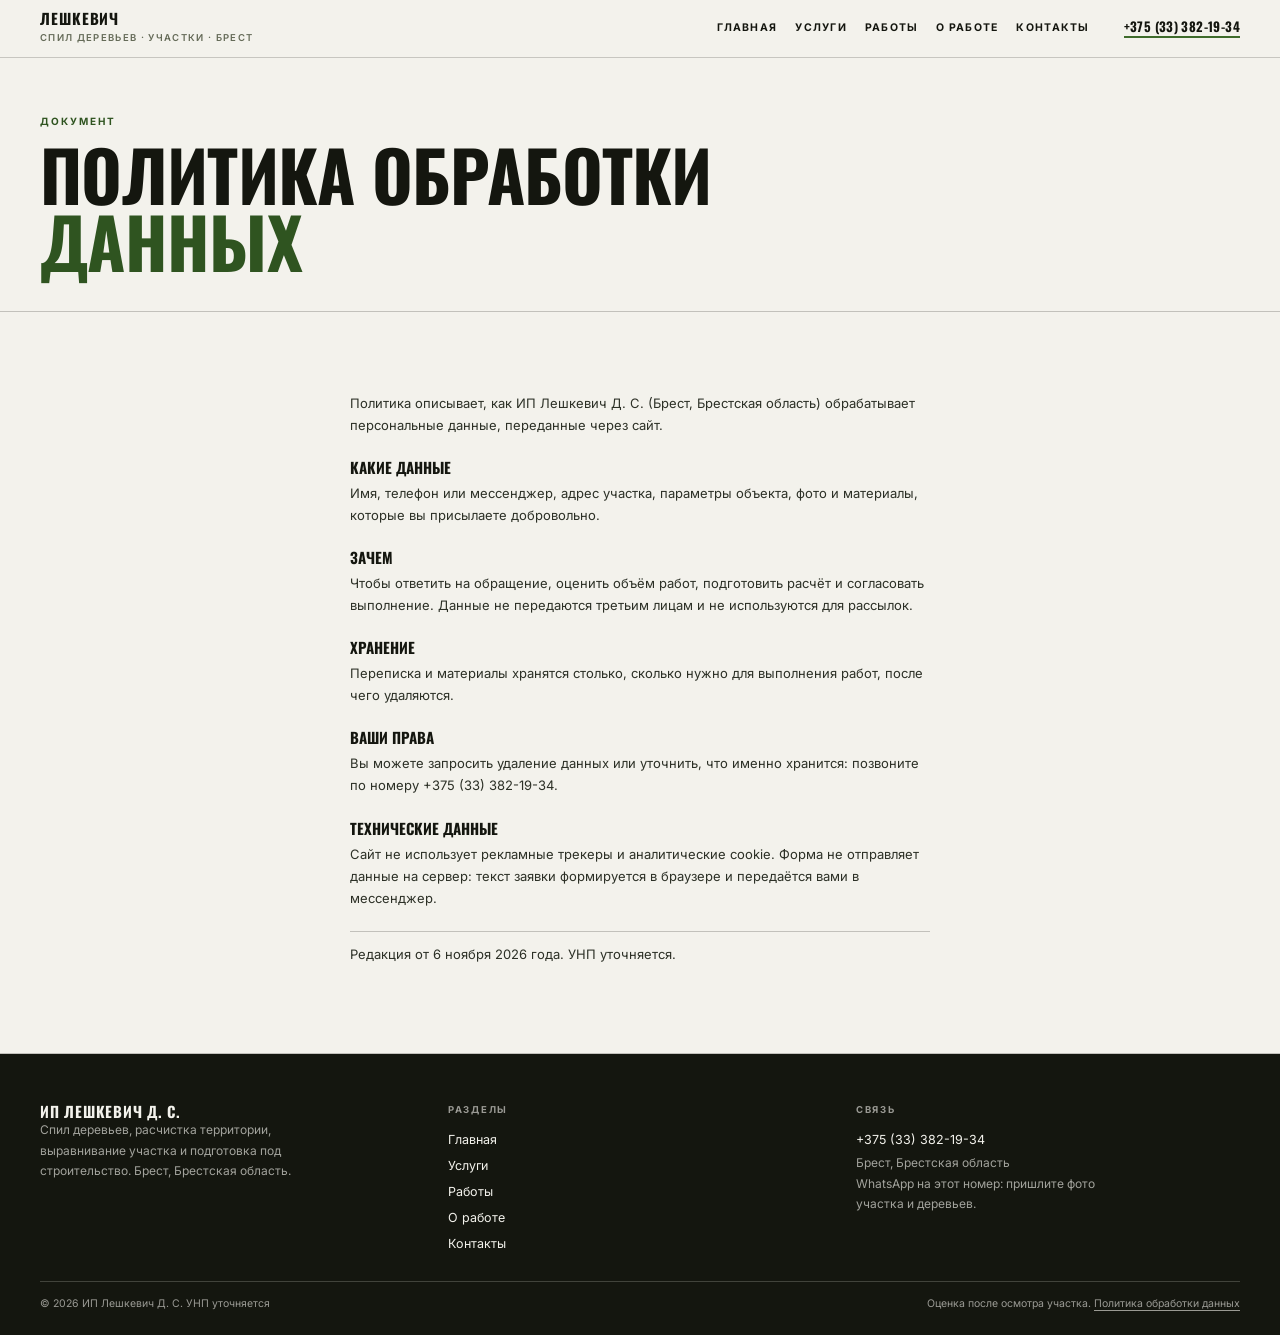
<file: politika.html>
<!doctype html>
<html lang="ru">
<head>
<meta charset="utf-8">
<meta name="viewport" content="width=device-width, initial-scale=1">
<title>Политика обработки персональных данных | ИП Лешкевич</title>
<meta name="description" content="Как обрабатываются данные, переданные через сайт: цели, хранение, права.">
<link rel="canonical" href="https://romjjjke.github.io/leshkevich/politika.html">
<meta property="og:type" content="website">
<meta property="og:title" content="Политика обработки персональных данных | ИП Лешкевич">
<meta property="og:description" content="Как обрабатываются данные, переданные через сайт: цели, хранение, права.">
<meta property="og:locale" content="ru_BY">
<meta property="og:url" content="https://romjjjke.github.io/leshkevich/politika.html">
<meta name="theme-color" content="#F3F2EC">
<link rel="icon" href="favicon.svg" type="image/svg+xml">
<link rel="preconnect" href="https://fonts.googleapis.com">
<link rel="preconnect" href="https://fonts.gstatic.com" crossorigin>
<link href="https://fonts.googleapis.com/css2?family=Oswald:wght@400;500;700&family=Inter:wght@400;600;700&display=swap" rel="stylesheet">
<style>[hidden]{display:none!important}
*{box-sizing:border-box}
html{-webkit-text-size-adjust:100%;scroll-behavior:smooth;overflow-x:hidden}
body{margin:0;background:#F3F2EC;color:#14160F;font:400 16.5px/1.6 "Inter",Arial,sans-serif;-webkit-font-smoothing:antialiased;overflow-x:hidden}
img{display:block;max-width:100%;height:auto}
a{color:inherit;text-decoration:none}
h1,h2,h3,p,ul,ol,figure,dl,dd{margin:0}
ul,ol{padding:0;list-style:none}
button{font:inherit}
.head{position:sticky;top:0;z-index:60;background:#F3F2EC;border-bottom:1px solid rgba(20,22,15,.2)}
.head__row{display:flex;align-items:center;gap:16px;padding:11px clamp(14px,3.2vw,40px)}
.brand{font:700 15px/1 "Oswald",sans-serif;letter-spacing:.06em;text-transform:uppercase}
.brand small{display:block;font:600 9.5px/1.7 "Inter",sans-serif;letter-spacing:.14em;text-transform:uppercase;color:#656B58;margin-top:4px}
.nav{display:flex;gap:18px;margin-left:auto;font:700 10.5px/1 "Inter",sans-serif;letter-spacing:.12em;text-transform:uppercase}
.head__tel{margin-left:18px;font:700 13px/1 "Oswald",sans-serif;letter-spacing:.03em;border-bottom:2px solid #3E6B2B;padding-bottom:3px;white-space:nowrap}
.burger{display:none;width:44px;height:38px;margin-left:auto;border:1px solid #14160F;background:transparent;cursor:pointer;padding:9px}
.burger span{display:block;height:2px;background:#14160F;margin:4px 0}
.btn{display:inline-flex;align-items:center;justify-content:center;gap:8px;padding:13px 22px;border:2px solid #14160F;background:transparent;color:#14160F;font:700 11px/1 "Inter",sans-serif;letter-spacing:.13em;text-transform:uppercase;cursor:pointer;transition:.18s}
.btn--solid{background:#14160F;border-color:#14160F;color:#F3F2EC}
.wrap{padding-inline:clamp(14px,3.2vw,40px);max-width:1600px;margin:0 auto}
.drawer{position:fixed;inset:0;z-index:90;background:#14160F;color:#F3F2EC;overflow-y:auto;overscroll-behavior:contain}
.drawer__inner{padding:clamp(56px,9vw,82px) clamp(18px,5vw,52px) clamp(26px,5vw,44px);display:flex;flex-direction:column;gap:22px;min-height:100%}
.drawer__close{position:fixed;top:12px;right:12px;width:46px;height:46px;border:1px solid rgba(243,242,236,.45);background:transparent;color:#F3F2EC;font-size:25px;line-height:1;cursor:pointer}
.drawer__nav{display:flex;flex-direction:column}
.drawer__nav a{font:700 clamp(1.6rem,1rem + 2.6vw,2.4rem)/1.06 "Oswald",sans-serif;text-transform:uppercase;padding:12px 0;border-bottom:1px solid rgba(243,242,236,.2)}
.drawer__meta{font-size:12.5px;line-height:1.8;color:rgba(243,242,236,.78);display:flex;flex-direction:column;gap:5px}
body.is-locked{overflow:hidden}
.foot{background:#14160F;color:#F3F2EC;padding:clamp(26px,4vw,48px) clamp(14px,3.2vw,40px) 22px}
.foot__grid{display:grid;grid-template-columns:repeat(3,minmax(0,1fr));gap:24px;max-width:1600px;margin:0 auto}
.foot__name{font:700 15px/1.2 "Oswald",sans-serif;text-transform:uppercase;letter-spacing:.05em}
.foot__small{font-size:12px;line-height:1.7;color:rgba(243,242,236,.64);max-width:34ch}
.foot__h{font:700 9.5px/1.7 "Inter",sans-serif;letter-spacing:.18em;text-transform:uppercase;color:rgba(243,242,236,.6);margin-bottom:9px}
.foot__col a{display:block;font-size:12.5px;padding:3px 0}
.foot__bottom{display:flex;flex-wrap:wrap;gap:12px;justify-content:space-between;margin-top:24px;padding-top:13px;border-top:1px solid rgba(243,242,236,.2);font-size:10.5px;line-height:1.7;color:rgba(243,242,236,.6);max-width:1600px;margin-inline:auto}
@media (max-width:1180px){.nav{display:none}.burger{display:block}}
@media (max-width:1024px){.foot__grid{grid-template-columns:1fr 1fr}}
@media (max-width:640px){.head__tel{display:none}.foot__grid{grid-template-columns:1fr}}
</style>
<link rel="stylesheet" href="assets/css/style.v1.css">
<script type="application/ld+json">{"@context": "https://schema.org", "@type": "HomeAndConstructionBusiness", "name": "ИП Лешкевич Денис Сергеевич", "description": "Спил деревьев, расчистка территории, выравнивание участков и подготовка под строительство. Брест.", "telephone": "+375333821934", "address": {"@type": "PostalAddress", "addressLocality": "Брест", "addressRegion": "Брестская область", "addressCountry": "BY"}, "areaServed": {"@type": "AdministrativeArea", "name": "Брестская область"}, "url": "https://romjjjke.github.io/leshkevich/"}</script>
</head>
<body>
<header class="head">
  <div class="head__row">
    <a class="brand" href="index.html">Лешкевич<small>Спил деревьев · участки · Брест</small></a>
    <nav class="nav" aria-label="Разделы"><a href="index.html">Главная</a><a href="uslugi.html">Услуги</a><a href="raboty.html">Работы</a><a href="o-predpriyatii.html">О работе</a><a href="kontakty.html">Контакты</a></nav>
    <a class="head__tel" href="tel:+375333821934">+375 (33) 382-19-34</a>
    <button class="burger" id="burger" type="button" aria-expanded="false" aria-controls="drawer" aria-label="Меню"><span></span><span></span><span></span></button>
  </div>
</header>

<section class="phead">
  <div class="wrap">
    <p class="eyebrow">Документ</p>
    <h1 class="h1">Политика обработки<br><em>данных</em></h1>
  </div>
</section>
<section class="textpage">
  <div class="wrap textpage__in">
    <p>Политика описывает, как ИП Лешкевич Д. С. (Брест, Брестская область) обрабатывает персональные данные, переданные через сайт.</p>
    <h2>Какие данные</h2>
    <p>Имя, телефон или мессенджер, адрес участка, параметры объекта, фото и материалы, которые вы присылаете добровольно.</p>
    <h2>Зачем</h2>
    <p>Чтобы ответить на обращение, оценить объём работ, подготовить расчёт и согласовать выполнение. Данные не передаются третьим лицам и не используются для рассылок.</p>
    <h2>Хранение</h2>
    <p>Переписка и материалы хранятся столько, сколько нужно для выполнения работ, после чего удаляются.</p>
    <h2>Ваши права</h2>
    <p>Вы можете запросить удаление данных или уточнить, что именно хранится: позвоните по номеру +375 (33) 382-19-34.</p>
    <h2>Технические данные</h2>
    <p>Сайт не использует рекламные трекеры и аналитические cookie. Форма не отправляет данные на сервер: текст заявки формируется в браузере и передаётся вами в мессенджер.</p>
    <p class="textpage__date">Редакция от 6 ноября 2026 года. УНП уточняется.</p>
  </div>
</section>
</main>
<footer class="foot">
  <div class="foot__grid">
    <div class="foot__col">
      <p class="foot__name">ИП Лешкевич Д. С.</p>
      <p class="foot__small">Спил деревьев, расчистка территории, выравнивание участка и подготовка под строительство. Брест, Брестская область.</p>
    </div>
    <div class="foot__col">
      <p class="foot__h">Разделы</p>
      <a href="index.html">Главная</a><a href="uslugi.html">Услуги</a><a href="raboty.html">Работы</a><a href="o-predpriyatii.html">О работе</a><a href="kontakty.html">Контакты</a>
    </div>
    <div class="foot__col">
      <p class="foot__h">Связь</p>
      <a href="tel:+375333821934">+375 (33) 382-19-34</a>
      <p class="foot__small">Брест, Брестская область</p>
      <p class="foot__small">WhatsApp на этот номер: пришлите фото участка и деревьев.</p>
    </div>
  </div>
  <div class="foot__bottom">
    <p>© <span id="year">2026</span> ИП Лешкевич Д. С. УНП уточняется</p>
    <p>Оценка после осмотра участка. <a href="politika.html">Политика обработки данных</a></p>
  </div>
</footer>
<div class="drawer" id="drawer" hidden>
  <div class="drawer__inner">
    <button class="drawer__close" type="button" id="drawer-close" aria-label="Закрыть меню">×</button>
    <nav class="drawer__nav" aria-label="Мобильная навигация"><a href="index.html">Главная</a><a href="uslugi.html">Услуги</a><a href="raboty.html">Работы</a><a href="o-predpriyatii.html">О работе</a><a href="kontakty.html">Контакты</a></nav>
    <div class="drawer__meta">
      <a href="tel:+375333821934">+375 (33) 382-19-34</a>
      <p>Брест, Брестская область</p>
      <p>Спил деревьев, расчистка, выравнивание и подготовка участка под строительство.</p>
    </div>
  </div>
</div>
<script src="assets/js/main.v1.js" defer></script>
</body>
</html>
</file>
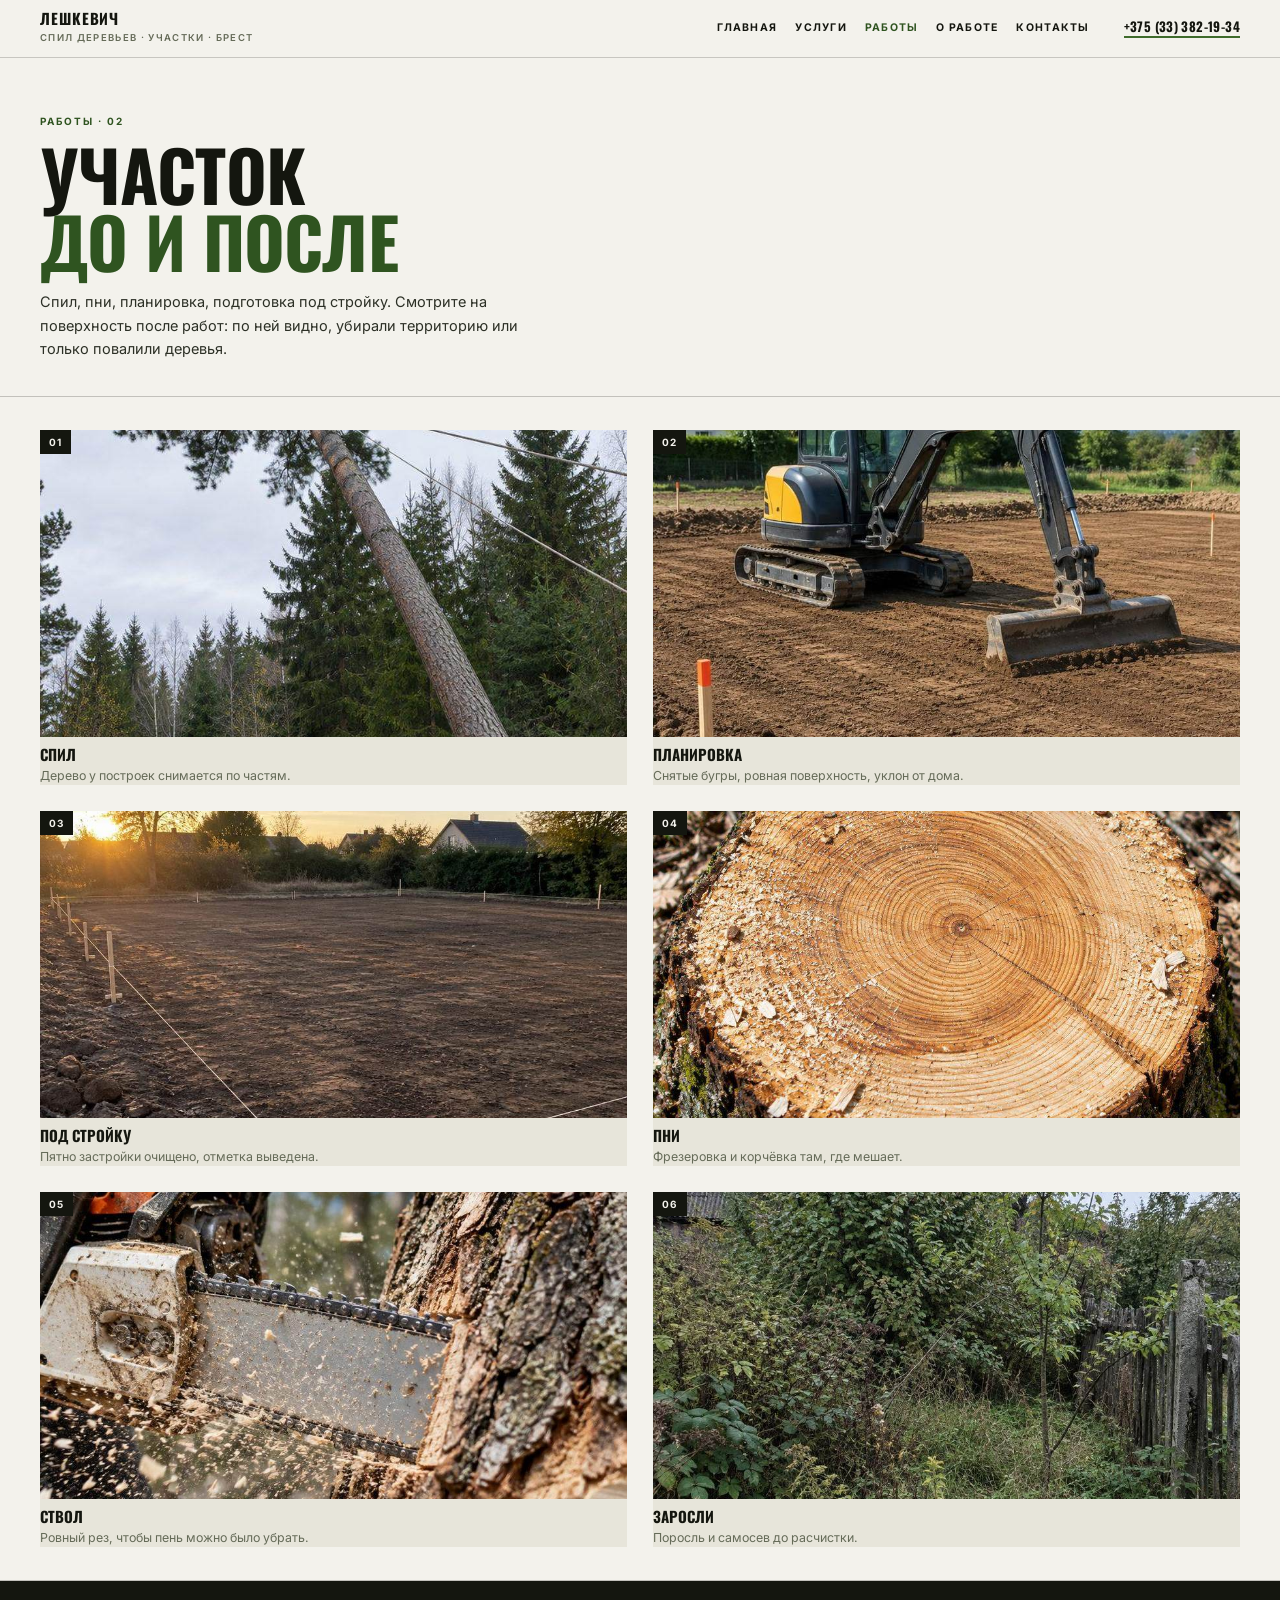
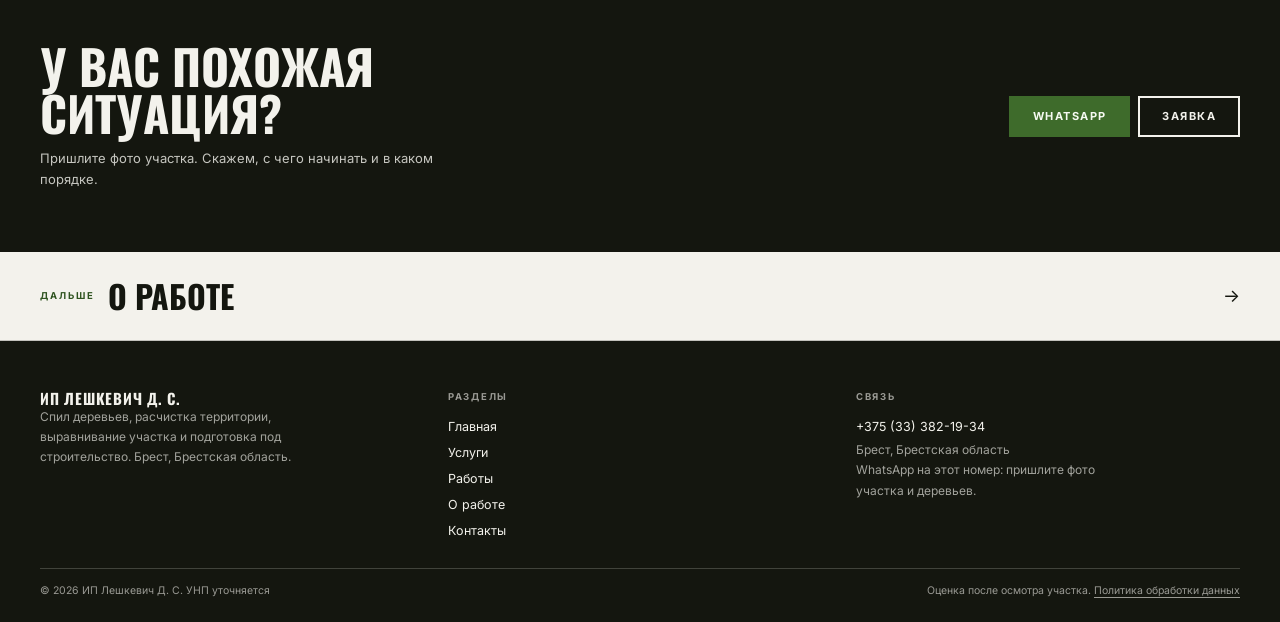
<file: raboty.html>
<!doctype html>
<html lang="ru">
<head>
<meta charset="utf-8">
<meta name="viewport" content="width=device-width, initial-scale=1">
<title>Работы: спил, расчистка, планировка | ИП Лешкевич, Брест</title>
<meta name="description" content="Фотографии работ: спил дерева у построек, планировка грунта, участок под стройку, пни, ствол, заросший участок.">
<link rel="canonical" href="https://romjjjke.github.io/leshkevich/raboty.html">
<meta property="og:type" content="website">
<meta property="og:title" content="Работы: спил, расчистка, планировка | ИП Лешкевич, Брест">
<meta property="og:description" content="Фотографии работ: спил дерева у построек, планировка грунта, участок под стройку, пни, ствол, заросший участок.">
<meta property="og:locale" content="ru_BY">
<meta property="og:url" content="https://romjjjke.github.io/leshkevich/raboty.html">
<meta name="theme-color" content="#F3F2EC">
<link rel="icon" href="favicon.svg" type="image/svg+xml">
<link rel="preconnect" href="https://fonts.googleapis.com">
<link rel="preconnect" href="https://fonts.gstatic.com" crossorigin>
<link href="https://fonts.googleapis.com/css2?family=Oswald:wght@400;500;700&family=Inter:wght@400;600;700&display=swap" rel="stylesheet">
<style>[hidden]{display:none!important}
*{box-sizing:border-box}
html{-webkit-text-size-adjust:100%;scroll-behavior:smooth;overflow-x:hidden}
body{margin:0;background:#F3F2EC;color:#14160F;font:400 16.5px/1.6 "Inter",Arial,sans-serif;-webkit-font-smoothing:antialiased;overflow-x:hidden}
img{display:block;max-width:100%;height:auto}
a{color:inherit;text-decoration:none}
h1,h2,h3,p,ul,ol,figure,dl,dd{margin:0}
ul,ol{padding:0;list-style:none}
button{font:inherit}
.head{position:sticky;top:0;z-index:60;background:#F3F2EC;border-bottom:1px solid rgba(20,22,15,.2)}
.head__row{display:flex;align-items:center;gap:16px;padding:11px clamp(14px,3.2vw,40px)}
.brand{font:700 15px/1 "Oswald",sans-serif;letter-spacing:.06em;text-transform:uppercase}
.brand small{display:block;font:600 9.5px/1.7 "Inter",sans-serif;letter-spacing:.14em;text-transform:uppercase;color:#656B58;margin-top:4px}
.nav{display:flex;gap:18px;margin-left:auto;font:700 10.5px/1 "Inter",sans-serif;letter-spacing:.12em;text-transform:uppercase}
.head__tel{margin-left:18px;font:700 13px/1 "Oswald",sans-serif;letter-spacing:.03em;border-bottom:2px solid #3E6B2B;padding-bottom:3px;white-space:nowrap}
.burger{display:none;width:44px;height:38px;margin-left:auto;border:1px solid #14160F;background:transparent;cursor:pointer;padding:9px}
.burger span{display:block;height:2px;background:#14160F;margin:4px 0}
.btn{display:inline-flex;align-items:center;justify-content:center;gap:8px;padding:13px 22px;border:2px solid #14160F;background:transparent;color:#14160F;font:700 11px/1 "Inter",sans-serif;letter-spacing:.13em;text-transform:uppercase;cursor:pointer;transition:.18s}
.btn--solid{background:#14160F;border-color:#14160F;color:#F3F2EC}
.wrap{padding-inline:clamp(14px,3.2vw,40px);max-width:1600px;margin:0 auto}
.drawer{position:fixed;inset:0;z-index:90;background:#14160F;color:#F3F2EC;overflow-y:auto;overscroll-behavior:contain}
.drawer__inner{padding:clamp(56px,9vw,82px) clamp(18px,5vw,52px) clamp(26px,5vw,44px);display:flex;flex-direction:column;gap:22px;min-height:100%}
.drawer__close{position:fixed;top:12px;right:12px;width:46px;height:46px;border:1px solid rgba(243,242,236,.45);background:transparent;color:#F3F2EC;font-size:25px;line-height:1;cursor:pointer}
.drawer__nav{display:flex;flex-direction:column}
.drawer__nav a{font:700 clamp(1.6rem,1rem + 2.6vw,2.4rem)/1.06 "Oswald",sans-serif;text-transform:uppercase;padding:12px 0;border-bottom:1px solid rgba(243,242,236,.2)}
.drawer__meta{font-size:12.5px;line-height:1.8;color:rgba(243,242,236,.78);display:flex;flex-direction:column;gap:5px}
body.is-locked{overflow:hidden}
.foot{background:#14160F;color:#F3F2EC;padding:clamp(26px,4vw,48px) clamp(14px,3.2vw,40px) 22px}
.foot__grid{display:grid;grid-template-columns:repeat(3,minmax(0,1fr));gap:24px;max-width:1600px;margin:0 auto}
.foot__name{font:700 15px/1.2 "Oswald",sans-serif;text-transform:uppercase;letter-spacing:.05em}
.foot__small{font-size:12px;line-height:1.7;color:rgba(243,242,236,.64);max-width:34ch}
.foot__h{font:700 9.5px/1.7 "Inter",sans-serif;letter-spacing:.18em;text-transform:uppercase;color:rgba(243,242,236,.6);margin-bottom:9px}
.foot__col a{display:block;font-size:12.5px;padding:3px 0}
.foot__bottom{display:flex;flex-wrap:wrap;gap:12px;justify-content:space-between;margin-top:24px;padding-top:13px;border-top:1px solid rgba(243,242,236,.2);font-size:10.5px;line-height:1.7;color:rgba(243,242,236,.6);max-width:1600px;margin-inline:auto}
@media (max-width:1180px){.nav{display:none}.burger{display:block}}
@media (max-width:1024px){.foot__grid{grid-template-columns:1fr 1fr}}
@media (max-width:640px){.head__tel{display:none}.foot__grid{grid-template-columns:1fr}}
</style>
<link rel="stylesheet" href="assets/css/style.v1.css">
<script type="application/ld+json">{"@context": "https://schema.org", "@type": "HomeAndConstructionBusiness", "name": "ИП Лешкевич Денис Сергеевич", "description": "Спил деревьев, расчистка территории, выравнивание участков и подготовка под строительство. Брест.", "telephone": "+375333821934", "address": {"@type": "PostalAddress", "addressLocality": "Брест", "addressRegion": "Брестская область", "addressCountry": "BY"}, "areaServed": {"@type": "AdministrativeArea", "name": "Брестская область"}, "url": "https://romjjjke.github.io/leshkevich/"}</script>
</head>
<body>
<header class="head">
  <div class="head__row">
    <a class="brand" href="index.html">Лешкевич<small>Спил деревьев · участки · Брест</small></a>
    <nav class="nav" aria-label="Разделы"><a href="index.html">Главная</a><a href="uslugi.html">Услуги</a><a href="raboty.html" aria-current="page">Работы</a><a href="o-predpriyatii.html">О работе</a><a href="kontakty.html">Контакты</a></nav>
    <a class="head__tel" href="tel:+375333821934">+375 (33) 382-19-34</a>
    <button class="burger" id="burger" type="button" aria-expanded="false" aria-controls="drawer" aria-label="Меню"><span></span><span></span><span></span></button>
  </div>
</header>

<section class="phead">
  <div class="wrap">
    <p class="eyebrow">Работы · 02</p>
    <h1 class="h1">Участок<br><em>до и после</em></h1>
    <p class="phead__lead">Спил, пни, планировка, подготовка под стройку. Смотрите на поверхность после работ: по ней видно, убирали территорию или только повалили деревья.</p>
  </div>
</section>

<section class="tape">
  <div class="wrap">
    <figure class="shot">
      <img src="assets/img/felling.jpg" alt="Спил дерева" width="760" height="974" loading="lazy">
      <figcaption><span class="shot__n">01</span><b>Спил</b><p>Дерево у построек снимается по частям.</p></figcaption>
    </figure>
    <figure class="shot">
      <img src="assets/img/leveling.jpg" alt="Планировка участка" width="1100" height="758" loading="lazy">
      <figcaption><span class="shot__n">02</span><b>Планировка</b><p>Снятые бугры, ровная поверхность, уклон от дома.</p></figcaption>
    </figure>
    <figure class="shot">
      <img src="assets/img/plot.jpg" alt="Участок под строительство" width="1000" height="740" loading="lazy">
      <figcaption><span class="shot__n">03</span><b>Под стройку</b><p>Пятно застройки очищено, отметка выведена.</p></figcaption>
    </figure>
    <figure class="shot">
      <img src="assets/img/stump.jpg" alt="Пень" width="900" height="692" loading="lazy">
      <figcaption><span class="shot__n">04</span><b>Пни</b><p>Фрезеровка и корчёвка там, где мешает.</p></figcaption>
    </figure>
    <figure class="shot">
      <img src="assets/img/cut.jpg" alt="Пила в стволе" width="940" height="696" loading="lazy">
      <figcaption><span class="shot__n">05</span><b>Ствол</b><p>Ровный рез, чтобы пень можно было убрать.</p></figcaption>
    </figure>
    <figure class="shot">
      <img src="assets/img/overgrown.jpg" alt="Заросший участок" width="1000" height="740" loading="lazy">
      <figcaption><span class="shot__n">06</span><b>Заросли</b><p>Поросль и самосев до расчистки.</p></figcaption>
    </figure>
  </div>
</section>

<section class="cta">
  <div class="wrap cta__in">
    <div>
      <h2 class="cta__h">У вас похожая ситуация?</h2>
      <p class="cta__text">Пришлите фото участка. Скажем, с чего начинать и в каком порядке.</p>
    </div>
    <div class="cta__actions">
      <a class="btn btn--solid" href="https://wa.me/375333821934" target="_blank" rel="noopener">WhatsApp</a>
      <a class="btn" href="kontakty.html">Заявка</a>
    </div>
  </div>
</section>
  <section class="next">
    <a class="next__link" href="o-predpriyatii.html">
      <span class="next__label">Дальше</span>
      <span class="next__title">О работе</span>
      <span class="next__arrow" aria-hidden="true">→</span>
    </a>
  </section>
</main>
<footer class="foot">
  <div class="foot__grid">
    <div class="foot__col">
      <p class="foot__name">ИП Лешкевич Д. С.</p>
      <p class="foot__small">Спил деревьев, расчистка территории, выравнивание участка и подготовка под строительство. Брест, Брестская область.</p>
    </div>
    <div class="foot__col">
      <p class="foot__h">Разделы</p>
      <a href="index.html">Главная</a><a href="uslugi.html">Услуги</a><a href="raboty.html">Работы</a><a href="o-predpriyatii.html">О работе</a><a href="kontakty.html">Контакты</a>
    </div>
    <div class="foot__col">
      <p class="foot__h">Связь</p>
      <a href="tel:+375333821934">+375 (33) 382-19-34</a>
      <p class="foot__small">Брест, Брестская область</p>
      <p class="foot__small">WhatsApp на этот номер: пришлите фото участка и деревьев.</p>
    </div>
  </div>
  <div class="foot__bottom">
    <p>© <span id="year">2026</span> ИП Лешкевич Д. С. УНП уточняется</p>
    <p>Оценка после осмотра участка. <a href="politika.html">Политика обработки данных</a></p>
  </div>
</footer>
<div class="drawer" id="drawer" hidden>
  <div class="drawer__inner">
    <button class="drawer__close" type="button" id="drawer-close" aria-label="Закрыть меню">×</button>
    <nav class="drawer__nav" aria-label="Мобильная навигация"><a href="index.html">Главная</a><a href="uslugi.html">Услуги</a><a href="raboty.html" aria-current="page">Работы</a><a href="o-predpriyatii.html">О работе</a><a href="kontakty.html">Контакты</a></nav>
    <div class="drawer__meta">
      <a href="tel:+375333821934">+375 (33) 382-19-34</a>
      <p>Брест, Брестская область</p>
      <p>Спил деревьев, расчистка, выравнивание и подготовка участка под строительство.</p>
    </div>
  </div>
</div>
<script src="assets/js/main.v1.js" defer></script>
</body>
</html>
</file>
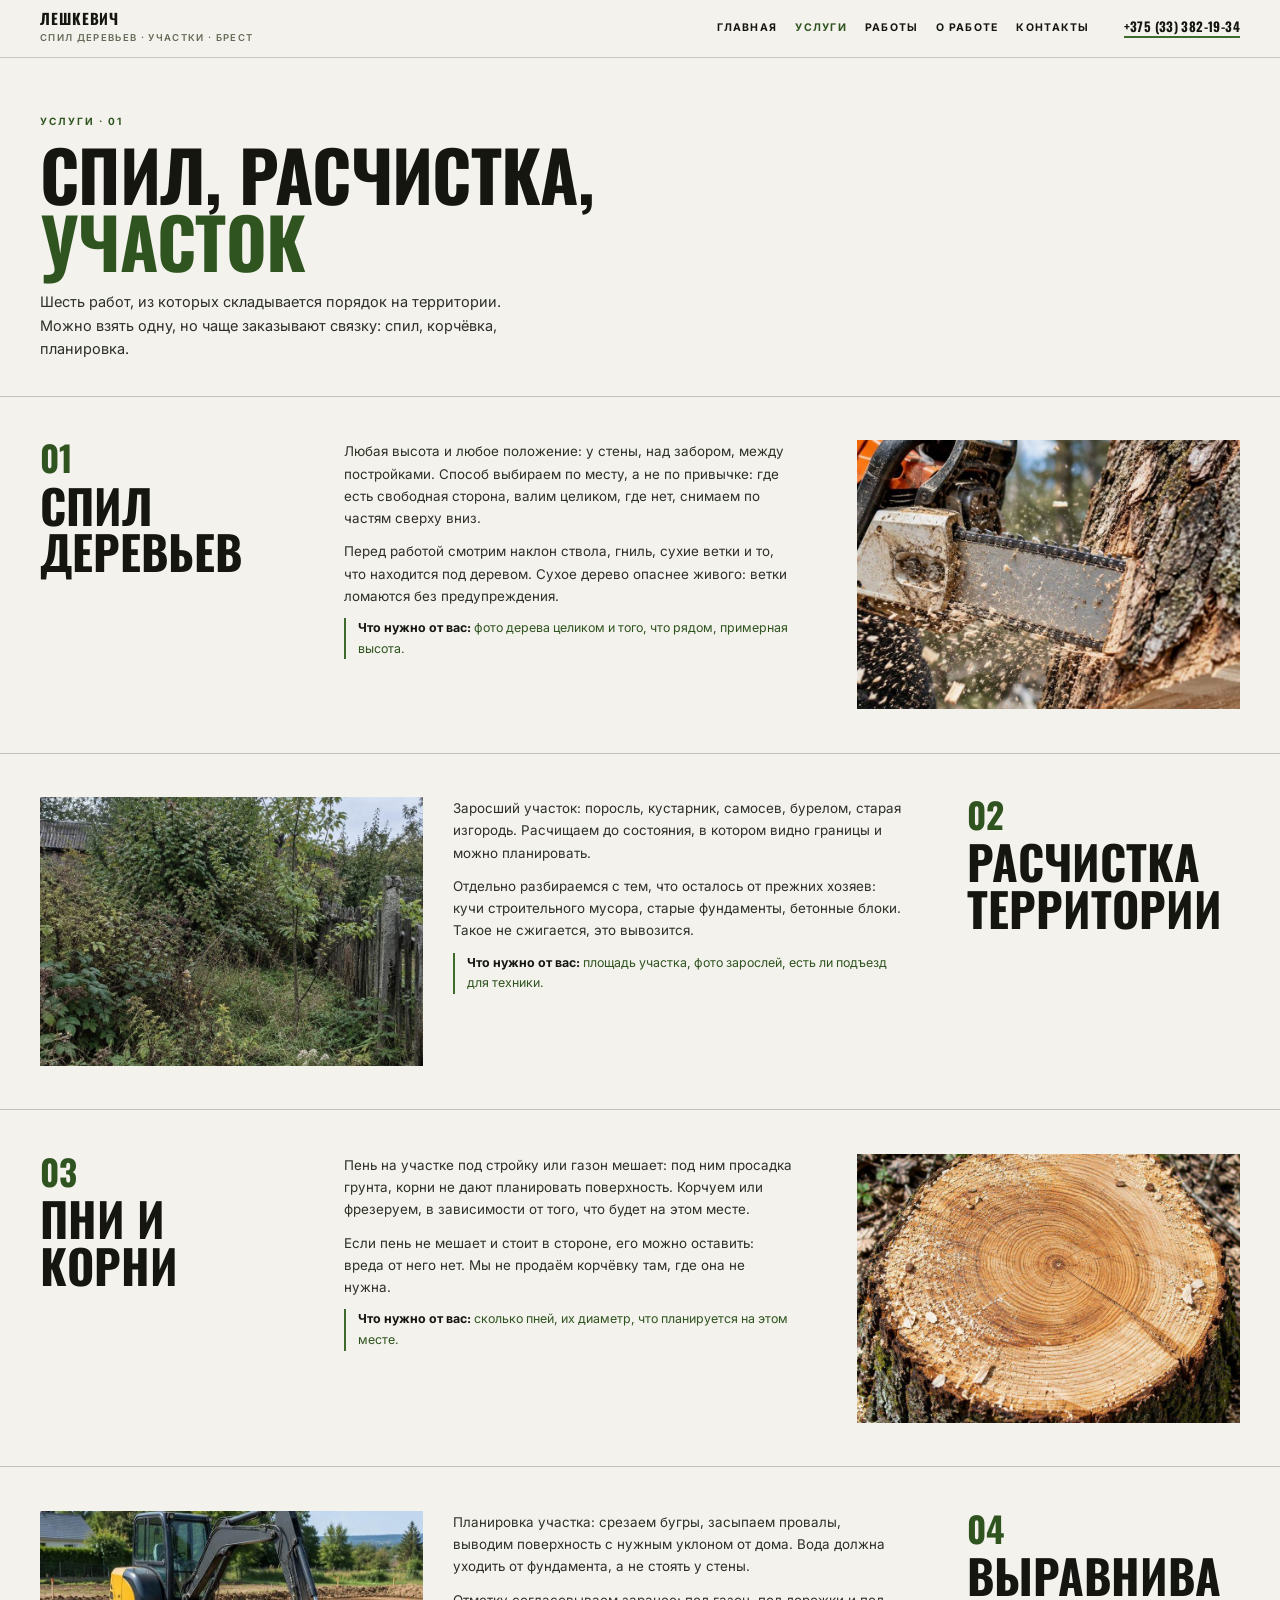
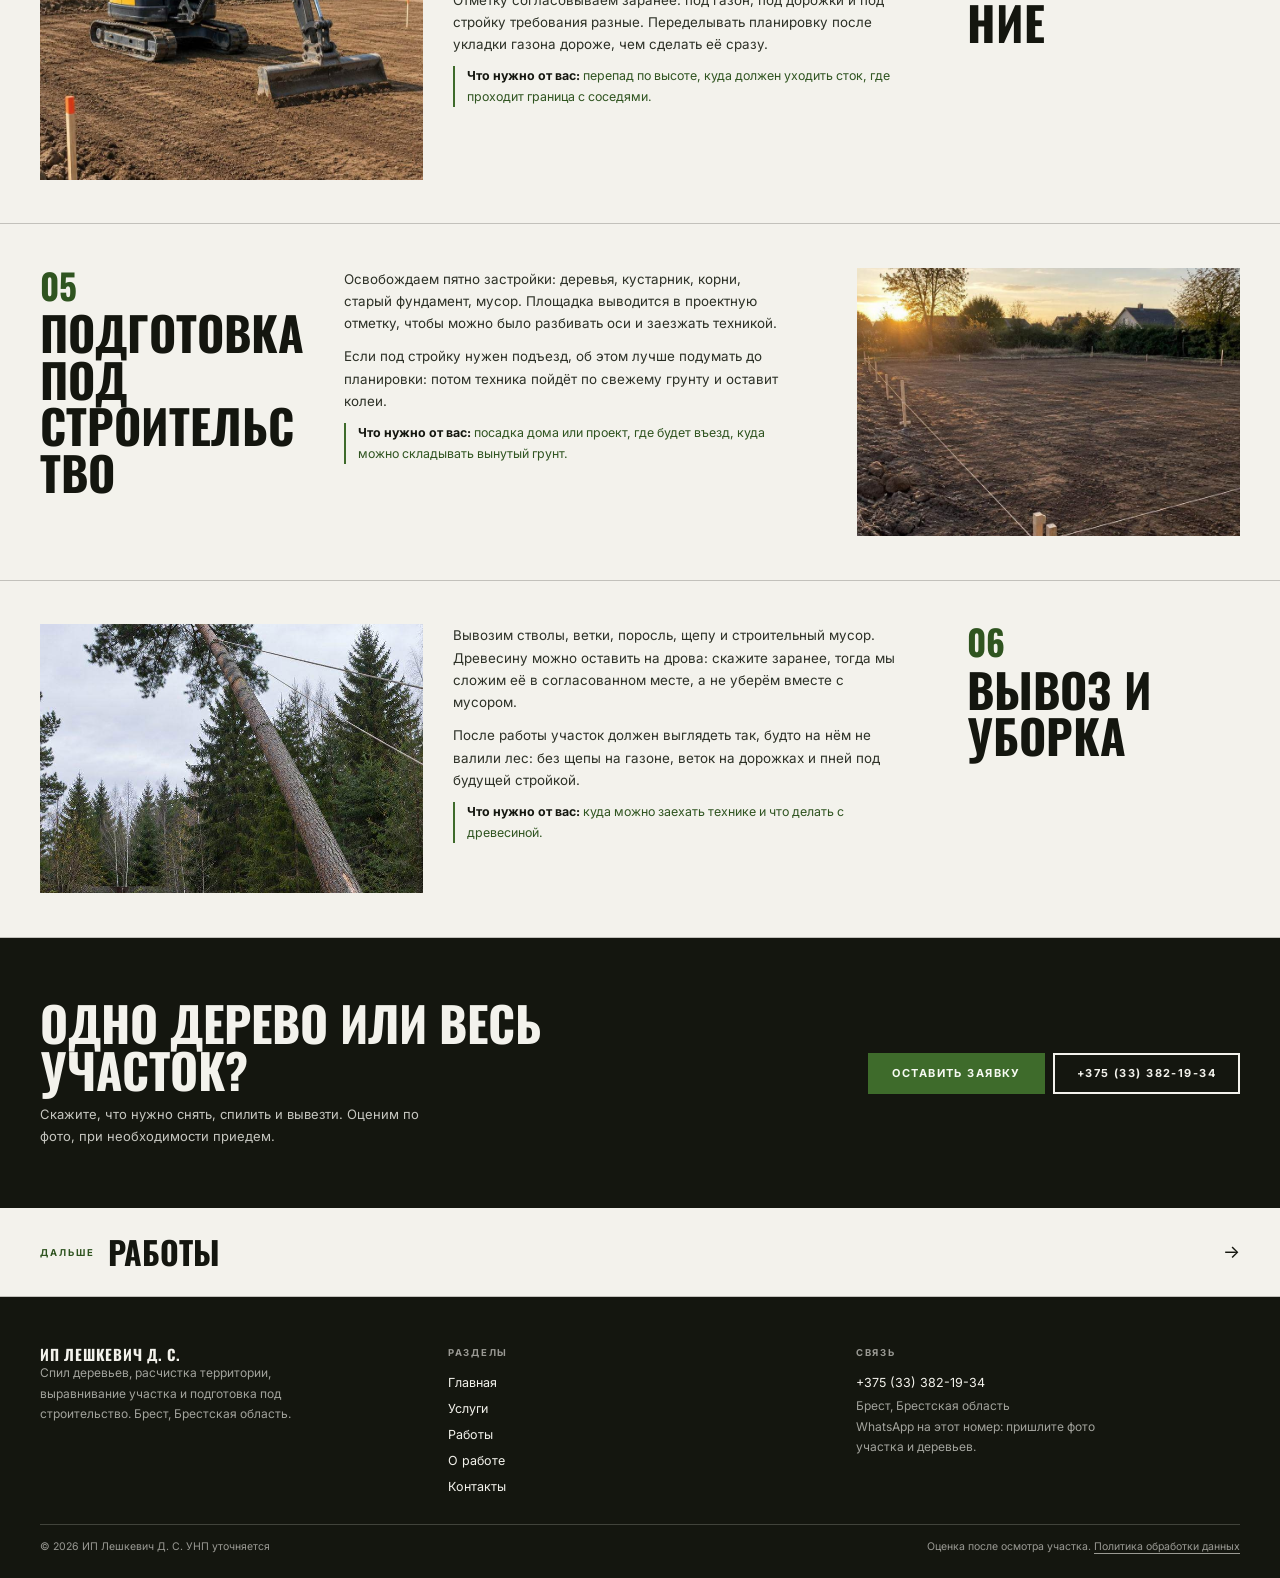
<file: uslugi.html>
<!doctype html>
<html lang="ru">
<head>
<meta charset="utf-8">
<meta name="viewport" content="width=device-width, initial-scale=1">
<title>Услуги: спил, расчистка, пни, выравнивание, подготовка | ИП Лешкевич</title>
<meta name="description" content="Шесть работ: спил деревьев, расчистка территории, пни и корни, выравнивание участка, подготовка под строительство, вывоз и уборка.">
<link rel="canonical" href="https://romjjjke.github.io/leshkevich/uslugi.html">
<meta property="og:type" content="website">
<meta property="og:title" content="Услуги: спил, расчистка, пни, выравнивание, подготовка | ИП Лешкевич">
<meta property="og:description" content="Шесть работ: спил деревьев, расчистка территории, пни и корни, выравнивание участка, подготовка под строительство, вывоз и уборка.">
<meta property="og:locale" content="ru_BY">
<meta property="og:url" content="https://romjjjke.github.io/leshkevich/uslugi.html">
<meta name="theme-color" content="#F3F2EC">
<link rel="icon" href="favicon.svg" type="image/svg+xml">
<link rel="preconnect" href="https://fonts.googleapis.com">
<link rel="preconnect" href="https://fonts.gstatic.com" crossorigin>
<link href="https://fonts.googleapis.com/css2?family=Oswald:wght@400;500;700&family=Inter:wght@400;600;700&display=swap" rel="stylesheet">
<style>[hidden]{display:none!important}
*{box-sizing:border-box}
html{-webkit-text-size-adjust:100%;scroll-behavior:smooth;overflow-x:hidden}
body{margin:0;background:#F3F2EC;color:#14160F;font:400 16.5px/1.6 "Inter",Arial,sans-serif;-webkit-font-smoothing:antialiased;overflow-x:hidden}
img{display:block;max-width:100%;height:auto}
a{color:inherit;text-decoration:none}
h1,h2,h3,p,ul,ol,figure,dl,dd{margin:0}
ul,ol{padding:0;list-style:none}
button{font:inherit}
.head{position:sticky;top:0;z-index:60;background:#F3F2EC;border-bottom:1px solid rgba(20,22,15,.2)}
.head__row{display:flex;align-items:center;gap:16px;padding:11px clamp(14px,3.2vw,40px)}
.brand{font:700 15px/1 "Oswald",sans-serif;letter-spacing:.06em;text-transform:uppercase}
.brand small{display:block;font:600 9.5px/1.7 "Inter",sans-serif;letter-spacing:.14em;text-transform:uppercase;color:#656B58;margin-top:4px}
.nav{display:flex;gap:18px;margin-left:auto;font:700 10.5px/1 "Inter",sans-serif;letter-spacing:.12em;text-transform:uppercase}
.head__tel{margin-left:18px;font:700 13px/1 "Oswald",sans-serif;letter-spacing:.03em;border-bottom:2px solid #3E6B2B;padding-bottom:3px;white-space:nowrap}
.burger{display:none;width:44px;height:38px;margin-left:auto;border:1px solid #14160F;background:transparent;cursor:pointer;padding:9px}
.burger span{display:block;height:2px;background:#14160F;margin:4px 0}
.btn{display:inline-flex;align-items:center;justify-content:center;gap:8px;padding:13px 22px;border:2px solid #14160F;background:transparent;color:#14160F;font:700 11px/1 "Inter",sans-serif;letter-spacing:.13em;text-transform:uppercase;cursor:pointer;transition:.18s}
.btn--solid{background:#14160F;border-color:#14160F;color:#F3F2EC}
.wrap{padding-inline:clamp(14px,3.2vw,40px);max-width:1600px;margin:0 auto}
.drawer{position:fixed;inset:0;z-index:90;background:#14160F;color:#F3F2EC;overflow-y:auto;overscroll-behavior:contain}
.drawer__inner{padding:clamp(56px,9vw,82px) clamp(18px,5vw,52px) clamp(26px,5vw,44px);display:flex;flex-direction:column;gap:22px;min-height:100%}
.drawer__close{position:fixed;top:12px;right:12px;width:46px;height:46px;border:1px solid rgba(243,242,236,.45);background:transparent;color:#F3F2EC;font-size:25px;line-height:1;cursor:pointer}
.drawer__nav{display:flex;flex-direction:column}
.drawer__nav a{font:700 clamp(1.6rem,1rem + 2.6vw,2.4rem)/1.06 "Oswald",sans-serif;text-transform:uppercase;padding:12px 0;border-bottom:1px solid rgba(243,242,236,.2)}
.drawer__meta{font-size:12.5px;line-height:1.8;color:rgba(243,242,236,.78);display:flex;flex-direction:column;gap:5px}
body.is-locked{overflow:hidden}
.foot{background:#14160F;color:#F3F2EC;padding:clamp(26px,4vw,48px) clamp(14px,3.2vw,40px) 22px}
.foot__grid{display:grid;grid-template-columns:repeat(3,minmax(0,1fr));gap:24px;max-width:1600px;margin:0 auto}
.foot__name{font:700 15px/1.2 "Oswald",sans-serif;text-transform:uppercase;letter-spacing:.05em}
.foot__small{font-size:12px;line-height:1.7;color:rgba(243,242,236,.64);max-width:34ch}
.foot__h{font:700 9.5px/1.7 "Inter",sans-serif;letter-spacing:.18em;text-transform:uppercase;color:rgba(243,242,236,.6);margin-bottom:9px}
.foot__col a{display:block;font-size:12.5px;padding:3px 0}
.foot__bottom{display:flex;flex-wrap:wrap;gap:12px;justify-content:space-between;margin-top:24px;padding-top:13px;border-top:1px solid rgba(243,242,236,.2);font-size:10.5px;line-height:1.7;color:rgba(243,242,236,.6);max-width:1600px;margin-inline:auto}
@media (max-width:1180px){.nav{display:none}.burger{display:block}}
@media (max-width:1024px){.foot__grid{grid-template-columns:1fr 1fr}}
@media (max-width:640px){.head__tel{display:none}.foot__grid{grid-template-columns:1fr}}
</style>
<link rel="stylesheet" href="assets/css/style.v1.css">
<script type="application/ld+json">{"@context": "https://schema.org", "@type": "HomeAndConstructionBusiness", "name": "ИП Лешкевич Денис Сергеевич", "description": "Спил деревьев, расчистка территории, выравнивание участков и подготовка под строительство. Брест.", "telephone": "+375333821934", "address": {"@type": "PostalAddress", "addressLocality": "Брест", "addressRegion": "Брестская область", "addressCountry": "BY"}, "areaServed": {"@type": "AdministrativeArea", "name": "Брестская область"}, "url": "https://romjjjke.github.io/leshkevich/"}</script>
</head>
<body>
<header class="head">
  <div class="head__row">
    <a class="brand" href="index.html">Лешкевич<small>Спил деревьев · участки · Брест</small></a>
    <nav class="nav" aria-label="Разделы"><a href="index.html">Главная</a><a href="uslugi.html" aria-current="page">Услуги</a><a href="raboty.html">Работы</a><a href="o-predpriyatii.html">О работе</a><a href="kontakty.html">Контакты</a></nav>
    <a class="head__tel" href="tel:+375333821934">+375 (33) 382-19-34</a>
    <button class="burger" id="burger" type="button" aria-expanded="false" aria-controls="drawer" aria-label="Меню"><span></span><span></span><span></span></button>
  </div>
</header>

<section class="phead">
  <div class="wrap">
    <p class="eyebrow">Услуги · 01</p>
    <h1 class="h1">Спил, расчистка,<br><em>участок</em></h1>
    <p class="phead__lead">Шесть работ, из которых складывается порядок на территории. Можно взять одну, но чаще заказывают связку: спил, корчёвка, планировка.</p>
  </div>
</section>

<section class="one" id="spil">
  <div class="wrap one__grid">
    <div class="one__side"><p class="one__n">01</p><h2 class="h2">Спил деревьев</h2></div>
    <div class="one__body">
      <p>Любая высота и любое положение: у стены, над забором, между постройками. Способ выбираем по месту, а не по привычке: где есть свободная сторона, валим целиком, где нет, снимаем по частям сверху вниз.</p>
      <p>Перед работой смотрим наклон ствола, гниль, сухие ветки и то, что находится под деревом. Сухое дерево опаснее живого: ветки ломаются без предупреждения.</p>
      <p class="one__note"><b>Что нужно от вас:</b> фото дерева целиком и того, что рядом, примерная высота.</p>
    </div>
    <figure class="one__fig"><img src="assets/img/cut.jpg" alt="Пила в стволе дерева" width="940" height="696" loading="lazy"></figure>
  </div>
</section>

<section class="one one--flip" id="raschistka">
  <div class="wrap one__grid">
    <div class="one__side"><p class="one__n">02</p><h2 class="h2">Расчистка территории</h2></div>
    <div class="one__body">
      <p>Заросший участок: поросль, кустарник, самосев, бурелом, старая изгородь. Расчищаем до состояния, в котором видно границы и можно планировать.</p>
      <p>Отдельно разбираемся с тем, что осталось от прежних хозяев: кучи строительного мусора, старые фундаменты, бетонные блоки. Такое не сжигается, это вывозится.</p>
      <p class="one__note"><b>Что нужно от вас:</b> площадь участка, фото зарослей, есть ли подъезд для техники.</p>
    </div>
    <figure class="one__fig"><img src="assets/img/overgrown.jpg" alt="Заросший участок" width="1000" height="740" loading="lazy"></figure>
  </div>
</section>

<section class="one" id="pni">
  <div class="wrap one__grid">
    <div class="one__side"><p class="one__n">03</p><h2 class="h2">Пни и корни</h2></div>
    <div class="one__body">
      <p>Пень на участке под стройку или газон мешает: под ним просадка грунта, корни не дают планировать поверхность. Корчуем или фрезеруем, в зависимости от того, что будет на этом месте.</p>
      <p>Если пень не мешает и стоит в стороне, его можно оставить: вреда от него нет. Мы не продаём корчёвку там, где она не нужна.</p>
      <p class="one__note"><b>Что нужно от вас:</b> сколько пней, их диаметр, что планируется на этом месте.</p>
    </div>
    <figure class="one__fig"><img src="assets/img/stump.jpg" alt="Спиленный пень с годичными кольцами" width="900" height="692" loading="lazy"></figure>
  </div>
</section>

<section class="one one--flip" id="vyravnivanie">
  <div class="wrap one__grid">
    <div class="one__side"><p class="one__n">04</p><h2 class="h2">Выравнивание</h2></div>
    <div class="one__body">
      <p>Планировка участка: срезаем бугры, засыпаем провалы, выводим поверхность с нужным уклоном от дома. Вода должна уходить от фундамента, а не стоять у стены.</p>
      <p>Отметку согласовываем заранее: под газон, под дорожки и под стройку требования разные. Переделывать планировку после укладки газона дороже, чем сделать её сразу.</p>
      <p class="one__note"><b>Что нужно от вас:</b> перепад по высоте, куда должен уходить сток, где проходит граница с соседями.</p>
    </div>
    <figure class="one__fig"><img src="assets/img/leveling.jpg" alt="Планировка грунта на участке" width="1100" height="758" loading="lazy"></figure>
  </div>
</section>

<section class="one" id="stroyka">
  <div class="wrap one__grid">
    <div class="one__side"><p class="one__n">05</p><h2 class="h2">Подготовка под строительство</h2></div>
    <div class="one__body">
      <p>Освобождаем пятно застройки: деревья, кустарник, корни, старый фундамент, мусор. Площадка выводится в проектную отметку, чтобы можно было разбивать оси и заезжать техникой.</p>
      <p>Если под стройку нужен подъезд, об этом лучше подумать до планировки: потом техника пойдёт по свежему грунту и оставит колеи.</p>
      <p class="one__note"><b>Что нужно от вас:</b> посадка дома или проект, где будет въезд, куда можно складывать вынутый грунт.</p>
    </div>
    <figure class="one__fig"><img src="assets/img/plot.jpg" alt="Подготовленный участок под строительство" width="1000" height="740" loading="lazy"></figure>
  </div>
</section>

<section class="one one--flip" id="vyvoz">
  <div class="wrap one__grid">
    <div class="one__side"><p class="one__n">06</p><h2 class="h2">Вывоз и уборка</h2></div>
    <div class="one__body">
      <p>Вывозим стволы, ветки, поросль, щепу и строительный мусор. Древесину можно оставить на дрова: скажите заранее, тогда мы сложим её в согласованном месте, а не уберём вместе с мусором.</p>
      <p>После работы участок должен выглядеть так, будто на нём не валили лес: без щепы на газоне, веток на дорожках и пней под будущей стройкой.</p>
      <p class="one__note"><b>Что нужно от вас:</b> куда можно заехать технике и что делать с древесиной.</p>
    </div>
    <figure class="one__fig"><img src="assets/img/felling.jpg" alt="Спиленное дерево на участке" width="760" height="974" loading="lazy"></figure>
  </div>
</section>

<section class="cta">
  <div class="wrap cta__in">
    <div>
      <h2 class="cta__h">Одно дерево или весь участок?</h2>
      <p class="cta__text">Скажите, что нужно снять, спилить и вывезти. Оценим по фото, при необходимости приедем.</p>
    </div>
    <div class="cta__actions">
      <a class="btn btn--solid" href="kontakty.html">Оставить заявку</a>
      <a class="btn" href="tel:+375333821934">+375 (33) 382-19-34</a>
    </div>
  </div>
</section>
  <section class="next">
    <a class="next__link" href="raboty.html">
      <span class="next__label">Дальше</span>
      <span class="next__title">Работы</span>
      <span class="next__arrow" aria-hidden="true">→</span>
    </a>
  </section>
</main>
<footer class="foot">
  <div class="foot__grid">
    <div class="foot__col">
      <p class="foot__name">ИП Лешкевич Д. С.</p>
      <p class="foot__small">Спил деревьев, расчистка территории, выравнивание участка и подготовка под строительство. Брест, Брестская область.</p>
    </div>
    <div class="foot__col">
      <p class="foot__h">Разделы</p>
      <a href="index.html">Главная</a><a href="uslugi.html">Услуги</a><a href="raboty.html">Работы</a><a href="o-predpriyatii.html">О работе</a><a href="kontakty.html">Контакты</a>
    </div>
    <div class="foot__col">
      <p class="foot__h">Связь</p>
      <a href="tel:+375333821934">+375 (33) 382-19-34</a>
      <p class="foot__small">Брест, Брестская область</p>
      <p class="foot__small">WhatsApp на этот номер: пришлите фото участка и деревьев.</p>
    </div>
  </div>
  <div class="foot__bottom">
    <p>© <span id="year">2026</span> ИП Лешкевич Д. С. УНП уточняется</p>
    <p>Оценка после осмотра участка. <a href="politika.html">Политика обработки данных</a></p>
  </div>
</footer>
<div class="drawer" id="drawer" hidden>
  <div class="drawer__inner">
    <button class="drawer__close" type="button" id="drawer-close" aria-label="Закрыть меню">×</button>
    <nav class="drawer__nav" aria-label="Мобильная навигация"><a href="index.html">Главная</a><a href="uslugi.html" aria-current="page">Услуги</a><a href="raboty.html">Работы</a><a href="o-predpriyatii.html">О работе</a><a href="kontakty.html">Контакты</a></nav>
    <div class="drawer__meta">
      <a href="tel:+375333821934">+375 (33) 382-19-34</a>
      <p>Брест, Брестская область</p>
      <p>Спил деревьев, расчистка, выравнивание и подготовка участка под строительство.</p>
    </div>
  </div>
</div>
<script src="assets/js/main.v1.js" defer></script>
</body>
</html>
</file>
<file: assets/css/style.v1.css>
/* ИП Лешкевич · спил деревьев и участки · Брест
   Приём: плакат во всю ширину + вертикальная высотная линейка слева.
   Шрифты: Oswald (плакат) + Inter (текст). */

:root{
  --paper:#F3F2EC;
  --paper-2:#E7E5DA;
  --ink:#14160F;
  --ink-2:#2C3026;
  --green:#3E6B2B;
  --green-d:#2F5420;
  --green-l:#C9D6BD;
  --mute:#656B58;
  --line:rgba(20,22,15,.22);
  --line-soft:rgba(20,22,15,.11);
  --disp:"Oswald","Arial Narrow",sans-serif;
  --text:"Inter",Arial,sans-serif;
  --pad:clamp(14px,3.2vw,40px);
  --sect:clamp(44px,6.2vw,104px);
}

html{scroll-behavior:smooth}
::selection{background:var(--green);color:var(--paper)}

.eyebrow{font:700 10px/1.5 var(--text);letter-spacing:.2em;text-transform:uppercase;color:var(--green-d);margin-bottom:12px}
.h1{font:700 clamp(2rem,1rem + 4.2vw,4.6rem)/.96 var(--disp);text-transform:uppercase;letter-spacing:-.01em;max-width:22ch;overflow-wrap:break-word}
.h1 em{font-style:normal;color:var(--green-d)}
.h2{font:700 clamp(1.6rem,1rem + 2.4vw,3rem)/1 var(--disp);text-transform:uppercase;max-width:26ch;overflow-wrap:break-word}
.nav a:hover,.nav a[aria-current='page']{color:var(--green-d)}
.head__tel:hover{color:var(--green-d)}

/* ---------- плакат ---------- */
.poster{padding:clamp(18px,2.6vw,34px) 0 clamp(22px,3.2vw,44px);border-bottom:1px solid var(--line)}
.poster__eyebrow{font:700 10px/1.5 var(--text);letter-spacing:.2em;text-transform:uppercase;color:var(--green-d)}
.poster__h1{
  display:flex;flex-direction:column;
  font:700 clamp(3.1rem,1rem + 12.6vw,13.5rem)/.82 var(--disp);
  text-transform:uppercase;letter-spacing:-.028em;margin:clamp(10px,1.6vw,22px) 0 0;
}
.poster__h1 span{display:block}
.poster__out{
  color:transparent;-webkit-text-stroke:2px var(--ink);
  padding-left:.06em;
}
@supports not (-webkit-text-stroke:1px black){.poster__out{color:var(--ink)}}
.poster__row{display:grid;grid-template-columns:minmax(0,1.15fr) auto minmax(0,.9fr);gap:clamp(14px,2.4vw,34px);align-items:start;margin-top:clamp(16px,2.4vw,32px);padding-top:clamp(12px,1.8vw,22px);border-top:2px solid var(--ink)}
.poster__lead{font-size:15px;line-height:1.6;color:var(--ink-2);max-width:44ch}
.poster__actions{display:flex;flex-wrap:wrap;gap:8px}
.poster__facts{display:grid;grid-template-columns:1fr;gap:8px}
.poster__facts div{display:flex;justify-content:space-between;gap:10px;border-bottom:1px solid var(--line-soft);padding-bottom:6px}
.poster__facts dt{font:700 9px/1.7 var(--text);letter-spacing:.16em;text-transform:uppercase;color:var(--mute)}
.poster__facts dd{font:700 12.5px/1.4 var(--disp);text-transform:uppercase;letter-spacing:.02em;text-align:right}

/* ---------- полоса с фото ---------- */
.band{border-bottom:1px solid var(--line);padding:clamp(18px,2.8vw,40px) 0}
.band__grid{display:grid;grid-template-columns:minmax(0,.78fr) minmax(0,1.22fr);gap:clamp(16px,3vw,44px);align-items:start}
.band__fig{margin:0;position:relative;overflow:hidden;background:var(--paper-2)}
.band__fig img{width:100%;height:clamp(260px,42vw,560px);object-fit:cover}
.band__label{font:700 10px/1.5 var(--text);letter-spacing:.18em;text-transform:uppercase;color:var(--green-d);border-bottom:1px solid var(--green);display:inline-block;padding-bottom:4px}
.band__h{font:700 clamp(1.5rem,1rem + 2vw,2.6rem)/1.02 var(--disp);text-transform:uppercase;margin:14px 0 12px;max-width:24ch}
.band__copy p{font-size:13.6px;line-height:1.66;color:var(--ink-2);margin-bottom:11px;max-width:52ch}

/* ---------- линейка высот ---------- */
.scale{padding:var(--sect) 0;border-bottom:1px solid var(--line)}
.scale__grid{display:grid;grid-template-columns:clamp(58px,7vw,104px) minmax(0,1fr);gap:clamp(12px,2.4vw,40px)}
.scale__ruler{position:relative}
.scale__ruler-in{position:sticky;top:72px;height:calc(100vh - 96px);min-height:340px}
.scale__line{position:absolute;left:0;top:0;bottom:0;width:1px;background:var(--line)}
.tick{position:absolute;left:0;top:var(--p);display:block;width:100%;transform:translateY(-50%)}
.tick b{
  display:block;font:700 10px/1 var(--text);letter-spacing:.1em;color:var(--mute);
  padding-left:10px;position:relative;text-transform:uppercase;white-space:nowrap;
}
.tick b::before{content:'';position:absolute;left:0;top:50%;width:8px;height:1px;background:var(--line);transform:translateY(-50%)}
.tick:last-of-type b{color:var(--green-d)}
.scale__body{min-width:0}
.sec-head{display:grid;grid-template-columns:minmax(0,1.05fr) minmax(0,.95fr);gap:clamp(12px,3vw,40px);align-items:end;margin-bottom:clamp(16px,2.4vw,30px)}
.sec-head__note{font-size:13px;line-height:1.6;color:var(--mute);max-width:50ch}
.heights{border-top:2px solid var(--ink)}
.height{display:grid;grid-template-columns:64px minmax(0,.72fr) minmax(0,1.28fr);gap:4px clamp(10px,1.8vw,26px);align-items:start;padding:clamp(14px,2vw,24px) 0;border-bottom:1px solid var(--line-soft);transition:background .18s}
.height:hover{background:var(--paper-2)}
.height__n{font:700 11px/1.9 var(--text);letter-spacing:.14em;color:var(--green-d)}
.height__t{font:700 clamp(1.3rem,.9rem + 1.6vw,2.2rem)/1 var(--disp);text-transform:uppercase;letter-spacing:-.005em}
.height__who{grid-column:2;font-size:12.4px;line-height:1.5;color:var(--mute);margin-top:6px;max-width:26ch}
.height__do{grid-column:3;font-size:13.4px;line-height:1.64;color:var(--ink-2);max-width:56ch}
.height__warn{grid-column:3;font-size:12.2px;line-height:1.55;color:var(--green-d);border-left:2px solid var(--green);padding-left:11px;margin-top:8px;max-width:56ch}

/* ---------- шкала-прикидка ---------- */
.gauge-sec{padding:var(--sect) 0;background:var(--ink);color:var(--paper);border-bottom:1px solid var(--ink)}
.gauge__grid{display:grid;grid-template-columns:minmax(0,.85fr) minmax(0,1.15fr);gap:clamp(18px,3.4vw,56px);align-items:start}
.gauge-sec .eyebrow{color:var(--green-l)}
.gauge-sec .h2{color:var(--paper)}
.gauge__lead{font-size:13.4px;line-height:1.64;color:rgba(243,242,236,.78);margin-top:12px;max-width:42ch}
.gauge{border-top:1px solid rgba(243,242,236,.3);padding-top:clamp(12px,2vw,20px)}
.gauge__out{display:block;font:700 clamp(2.6rem,1rem + 6vw,5.6rem)/1 var(--disp);color:var(--paper);letter-spacing:-.02em;margin-bottom:clamp(10px,1.8vw,18px)}
.gauge__input{-webkit-appearance:none;appearance:none;width:100%;height:32px;background:transparent;cursor:pointer;margin:0}
.gauge__input::-webkit-slider-runnable-track{height:2px;background:rgba(243,242,236,.45)}
.gauge__input::-moz-range-track{height:2px;background:rgba(243,242,236,.45)}
.gauge__input::-webkit-slider-thumb{-webkit-appearance:none;width:26px;height:26px;margin-top:-12px;background:var(--paper);border:3px solid var(--green);border-radius:0}
.gauge__input::-moz-range-thumb{width:22px;height:22px;background:var(--paper);border:3px solid var(--green);border-radius:0}
.gauge__input:focus-visible{outline:2px solid var(--green-l);outline-offset:6px}
.gauge__ends{display:flex;justify-content:space-between;font:700 9.5px/1.6 var(--text);letter-spacing:.14em;color:rgba(243,242,236,.6);text-transform:uppercase}
.gauge__result{margin-top:clamp(14px,2vw,22px);border-top:1px solid rgba(243,242,236,.24);padding-top:clamp(12px,1.8vw,18px)}
.gauge__way{font:700 clamp(1.2rem,.9rem + 1.2vw,1.85rem)/1.06 var(--disp);text-transform:uppercase;color:var(--green-l)}
.gauge__note{font-size:13px;line-height:1.62;color:rgba(243,242,236,.8);margin-top:8px;max-width:52ch}

/* ---------- земля ---------- */
.ground{padding:var(--sect) 0;border-bottom:1px solid var(--line)}
.ground__grid{display:grid;grid-template-columns:repeat(3,minmax(0,1fr));border-top:2px solid var(--ink)}
.ground__col{padding:clamp(14px,2vw,22px) clamp(10px,1.8vw,24px) clamp(12px,1.8vw,20px);border-right:1px solid var(--line-soft)}
.ground__col:last-child{border-right:0}
.ground__t{font:700 clamp(1.1rem,.9rem + .8vw,1.6rem)/1.02 var(--disp);text-transform:uppercase;margin-bottom:10px;max-width:18ch}
.ground__d{font-size:13px;line-height:1.64;color:var(--ink-2)}
.ground__need{font-size:12px;line-height:1.6;color:var(--green-d);margin-top:10px;padding-top:9px;border-top:1px solid var(--line-soft)}

/* ---------- фото ---------- */
.photos{padding:clamp(16px,2.4vw,34px) 0;border-bottom:1px solid var(--line)}
.photos__grid{display:grid;grid-template-columns:repeat(3,minmax(0,1fr));gap:clamp(8px,1.4vw,16px)}
.photos figure{margin:0;position:relative;overflow:hidden;background:var(--paper-2)}
.photos img{width:100%;height:clamp(160px,20vw,290px);object-fit:cover;transition:transform .6s}
.photos figure:hover img{transform:scale(1.04)}
.photos figcaption{position:absolute;left:0;bottom:0;background:var(--ink);color:var(--paper);font:700 9px/1 var(--text);letter-spacing:.14em;text-transform:uppercase;padding:7px 9px}

/* ---------- шаги ---------- */
.steps{padding:var(--sect) 0;border-bottom:1px solid var(--line)}
.steps__row{display:grid;grid-template-columns:repeat(5,minmax(0,1fr));border-top:2px solid var(--ink)}
.steps__row li{padding:clamp(12px,1.8vw,20px) clamp(8px,1.4vw,18px) clamp(10px,1.6vw,18px);border-right:1px solid var(--line-soft)}
.steps__row li:last-child{border-right:0}
.steps__n{display:block;font:700 11px/1 var(--text);letter-spacing:.14em;color:var(--green-d);margin-bottom:10px}
.steps__row b{display:block;font:700 clamp(1rem,.88rem + .45vw,1.28rem)/1.04 var(--disp);text-transform:uppercase;margin-bottom:7px}
.steps__row p{font-size:12.4px;line-height:1.56;color:var(--ink-2);max-width:32ch}

/* ---------- CTA ---------- */
.cta{padding:clamp(32px,4.8vw,74px) 0;background:var(--ink);color:var(--paper)}
.cta__in{display:grid;grid-template-columns:minmax(0,1.1fr) auto;gap:clamp(16px,3vw,44px);align-items:center}
.cta__h{font:700 clamp(1.5rem,1rem + 2.6vw,3rem)/.98 var(--disp);text-transform:uppercase;max-width:22ch}
.cta__text{font-size:13px;line-height:1.64;color:rgba(243,242,236,.8);margin-top:11px;max-width:50ch}
.cta__actions{display:flex;flex-wrap:wrap;gap:8px}
.cta .btn{border-color:var(--paper);color:var(--paper)}
.cta .btn--solid{background:var(--green);border-color:var(--green);color:#F6FAF2}
.cta .btn:hover{background:var(--paper);color:var(--ink)}

/* ---------- заголовок страницы ---------- */
.phead{padding:clamp(28px,4.4vw,78px) 0 clamp(18px,2.8vw,38px);border-bottom:1px solid var(--line)}
.phead__lead{margin-top:15px;font-size:14.5px;line-height:1.6;color:var(--ink-2);max-width:56ch}

/* ---------- услуга ---------- */
.one{padding:clamp(22px,3.4vw,52px) 0;border-bottom:1px solid var(--line)}
.one__grid{display:grid;grid-template-columns:minmax(0,.6fr) minmax(0,1.06fr) minmax(0,.84fr);gap:clamp(14px,2.4vw,36px);align-items:start}
.one__n{font:700 clamp(1.4rem,.9rem + 1.8vw,2.2rem)/1 var(--disp);color:var(--green-d)}
.one__side .h2{margin-top:6px}
.one__body p{font-size:13.4px;line-height:1.66;color:var(--ink-2);margin-bottom:11px;max-width:56ch}
.one__note{font-size:12.4px !important;color:var(--green-d) !important;border-left:2px solid var(--green);padding-left:12px}
.one__note b{color:var(--ink);font-weight:700}
.one__fig{margin:0;overflow:hidden}
.one__fig img{width:100%;height:clamp(180px,21vw,320px);object-fit:cover;transition:transform .5s}
.one:hover .one__fig img{transform:scale(1.03)}
.one--flip .one__grid{direction:rtl}
.one--flip .one__grid>*{direction:ltr}

/* ---------- работы ---------- */
.tape{padding:clamp(16px,2.6vw,38px) 0;border-bottom:1px solid var(--line)}
.tape .wrap{display:grid;grid-template-columns:repeat(2,minmax(0,1fr));gap:clamp(10px,2vw,28px)}
.shot{margin:0;position:relative;overflow:hidden;background:var(--paper-2)}
.shot img{width:100%;height:clamp(200px,24vw,330px);object-fit:cover;transition:transform .6s}
.shot:hover img{transform:scale(1.04)}
.shot__n{position:absolute;top:0;left:0;background:var(--ink);color:var(--paper);font:700 10px/1 var(--text);letter-spacing:.12em;padding:7px 9px}
.shot figcaption{padding:10px 0 0}
.shot figcaption b{display:block;font:700 15px/1.06 var(--disp);text-transform:uppercase;margin-bottom:3px}
.shot figcaption p{font-size:12.4px;line-height:1.54;color:var(--mute);max-width:46ch}

/* ---------- две колонки ---------- */
.duo{padding:var(--sect) 0;border-bottom:1px solid var(--line)}
.duo__grid{display:grid;grid-template-columns:minmax(0,1fr) minmax(0,1fr);gap:clamp(16px,3.2vw,50px);align-items:center}
.duo--flip .duo__grid{direction:rtl}
.duo--flip .duo__grid>*{direction:ltr}
.duo__copy p{font-size:13.4px;line-height:1.64;color:var(--ink-2);margin-top:12px;max-width:52ch}
.duo__fig{margin:0;overflow:hidden}
.duo__fig img{width:100%;height:clamp(220px,26vw,390px);object-fit:cover}
.ul{margin-top:14px;display:grid;gap:9px}
.ul li{position:relative;padding-left:18px;font-size:13px;line-height:1.58;color:var(--ink-2);max-width:52ch}
.ul li::before{content:'';position:absolute;left:0;top:7px;width:8px;height:8px;background:var(--green)}
.proof__note{font-size:12.2px !important;color:var(--mute) !important;border-top:1px solid var(--line);padding-top:11px;margin-top:14px !important}

/* ---------- вопросы ---------- */
.faq{padding:var(--sect) 0;border-bottom:1px solid var(--line)}
.faq__grid{display:grid;grid-template-columns:minmax(0,.7fr) minmax(0,1.3fr);gap:clamp(14px,3vw,46px);align-items:start}
.qa{border-top:2px solid var(--ink)}
.qa div{padding:12px 0;border-bottom:1px solid var(--line-soft)}
.qa dt{font:700 15.5px/1.1 var(--disp);text-transform:uppercase;margin-bottom:5px}
.qa dd{font-size:13px;line-height:1.6;color:var(--ink-2);max-width:58ch}

/* ---------- контакты ---------- */
.contact{padding:var(--sect) 0;border-bottom:1px solid var(--line)}
.contact__grid{display:grid;grid-template-columns:minmax(0,.9fr) minmax(0,1.1fr);gap:clamp(16px,3.2vw,50px);align-items:start}
.contact__tel{display:block;font:700 clamp(1.5rem,.9rem + 2.4vw,2.7rem)/1.1 var(--disp);letter-spacing:-.01em;padding:4px 0;border-bottom:2px solid var(--green)}
.contact__tel:hover{color:var(--green-d)}
.contact__note{font-size:12px;line-height:1.68;color:var(--mute);margin-top:11px;max-width:44ch}
.defs{margin:20px 0 0;border-top:1px solid var(--line)}
.defs div{display:grid;grid-template-columns:minmax(0,.42fr) minmax(0,1fr);gap:10px;padding:10px 0;border-bottom:1px solid var(--line-soft)}
.defs dt{font:700 9px/1.8 var(--text);letter-spacing:.16em;text-transform:uppercase;color:var(--mute)}
.defs dd{font-size:13px;line-height:1.52}

/* ---------- форма ---------- */
.form{background:var(--paper-2);padding:clamp(16px,2.4vw,30px);border-top:2px solid var(--ink)}
.form__title{font:700 18px/1.1 var(--disp);text-transform:uppercase;margin-bottom:8px}
.form label{display:block;font:700 9px/1.7 var(--text);letter-spacing:.18em;text-transform:uppercase;color:var(--mute);margin:11px 0 4px}
.form input,.form select,.form textarea{
  width:100%;background:#FBFAF5;border:1px solid var(--line);padding:10px 11px;
  font:400 14px/1.4 var(--text);color:var(--ink);transition:border-color .18s;
}
.form input:focus,.form select:focus,.form textarea:focus{outline:none;border-color:var(--green)}
.form textarea{resize:vertical;min-height:78px}
.form__row{display:grid;grid-template-columns:1fr 1fr;gap:10px}
.form__btn{margin-top:16px;width:100%}
.form__note{font-size:10.5px;line-height:1.7;color:var(--mute);margin-top:9px}
.form__ok{margin-top:14px;border-top:1px solid var(--line);padding-top:13px}
.form__ok-title{font:700 10.5px/1.3 var(--text);letter-spacing:.12em;text-transform:uppercase;margin-bottom:8px}
.form__ok pre{white-space:pre-wrap;font:400 12px/1.7 var(--text);background:#FBFAF5;border:1px solid var(--line);padding:10px;margin:0 0 10px;max-height:200px;overflow:auto}
.form__ok-actions{display:flex;flex-wrap:wrap;gap:8px}

/* ---------- текст ---------- */
.textpage{padding:var(--sect) 0;border-bottom:1px solid var(--line)}
.textpage__in{max-width:66ch}
.textpage__in h2{font:700 15px/1.2 var(--disp);text-transform:uppercase;margin:22px 0 6px}
.textpage__in p{font-size:13px;line-height:1.7;color:var(--ink-2);margin-bottom:9px}
.textpage__date{font-size:11px;color:var(--mute);margin-top:22px;border-top:1px solid var(--line);padding-top:11px}

/* ---------- переход ---------- */
.next{border-bottom:1px solid var(--line)}
.next__link{display:grid;grid-template-columns:auto minmax(0,1fr) auto;gap:14px;align-items:center;padding:clamp(14px,2.4vw,28px) var(--pad);max-width:1600px;margin:0 auto;transition:background .2s,color .2s}
.next__link:hover{background:var(--green);color:#F6FAF2}
.next__label{font:700 9.5px/1 var(--text);letter-spacing:.2em;text-transform:uppercase;color:var(--green-d)}
.next__link:hover .next__label{color:#DCEBCF}
.next__title{font:700 clamp(1.2rem,1rem + 1.4vw,2rem)/1 var(--disp);text-transform:uppercase}
.next__arrow{font:400 18px/1 var(--text)}

/* ---------- подвал ---------- */
.foot__col a:hover{color:var(--green-l)}
.foot__bottom a{text-decoration:underline;text-underline-offset:3px}
.drawer__nav a[aria-current='page']{color:var(--green-l)}

/* ---------- адаптив ---------- */
@media (max-width:1180px){
  .one__grid{grid-template-columns:minmax(0,.75fr) minmax(0,1.25fr)}
  .one__fig{grid-column:1 / 3}
  .one--flip .one__grid{direction:ltr}
  .poster__row{grid-template-columns:minmax(0,1fr) auto}
  .poster__facts{grid-column:1 / 3;grid-template-columns:repeat(3,minmax(0,1fr))}
  .steps__row{grid-template-columns:repeat(3,minmax(0,1fr))}
  .steps__row li{border-bottom:1px solid var(--line-soft)}
  .height{grid-template-columns:52px minmax(0,1fr)}
  .height__who{grid-column:2}
  .height__do,.height__warn{grid-column:2}
}
@media (max-width:1024px){
  .scale__grid{grid-template-columns:1fr}
  .scale__ruler{display:none}
  .band__grid,.sec-head,.gauge__grid,.cta__in,.duo__grid,.faq__grid,.contact__grid{grid-template-columns:1fr}
  .ground__grid,.photos__grid{grid-template-columns:1fr}
  .ground__col{border-right:0;border-bottom:1px solid var(--line-soft)}
}
@media (max-width:720px){
  .poster__h1{font-size:clamp(2.6rem,15vw,4.6rem)}
  .poster__row{grid-template-columns:1fr}
  .poster__facts{grid-column:auto;grid-template-columns:1fr}
  .tape .wrap{grid-template-columns:1fr}
  .form__row{grid-template-columns:1fr}
  .next__link{grid-template-columns:minmax(0,1fr) auto;gap:6px 10px}
  .next__label{grid-column:1 / 3}
  .one__grid{grid-template-columns:1fr}
  .one__fig{grid-column:auto}
  .steps__row{grid-template-columns:1fr}
  .photos__grid{grid-template-columns:1fr 1fr}
}
@media (prefers-reduced-motion:reduce){
  *{animation-duration:.001s !important;transition-duration:.001s !important}
}
</file>
